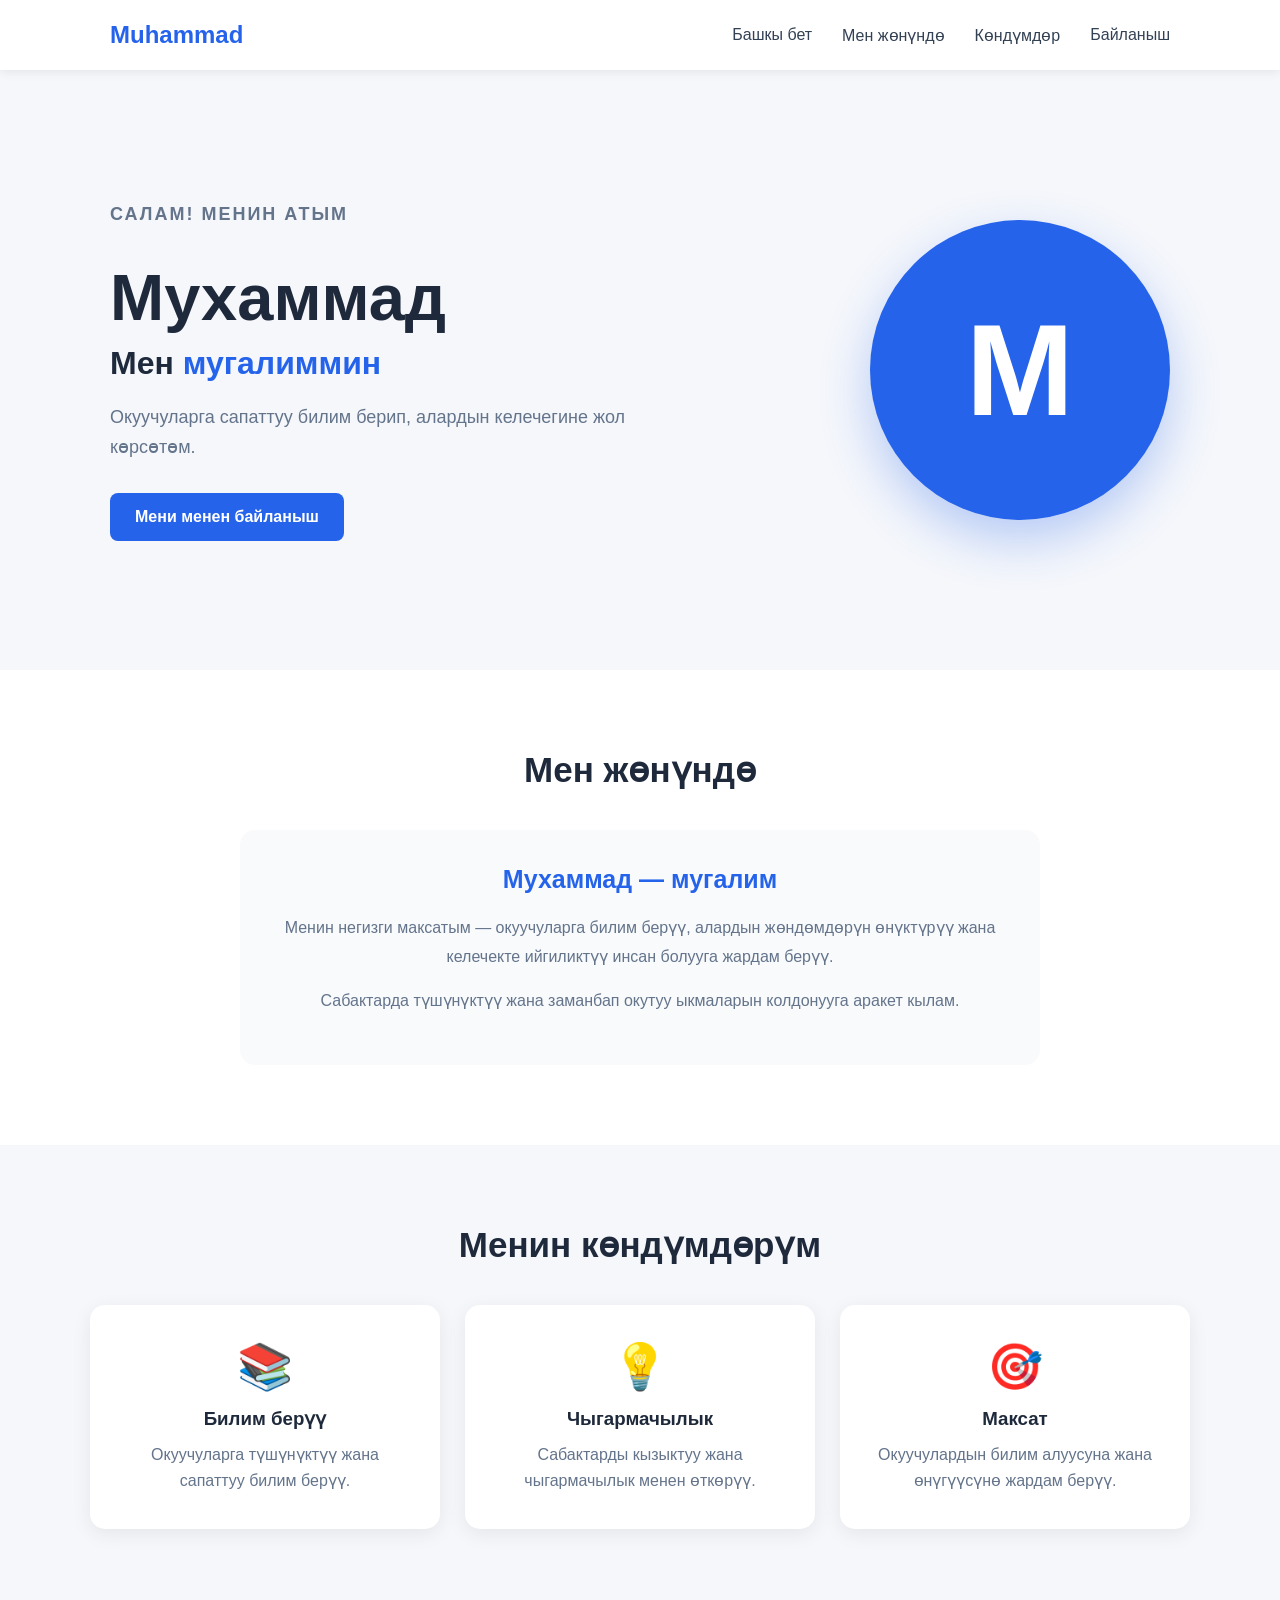
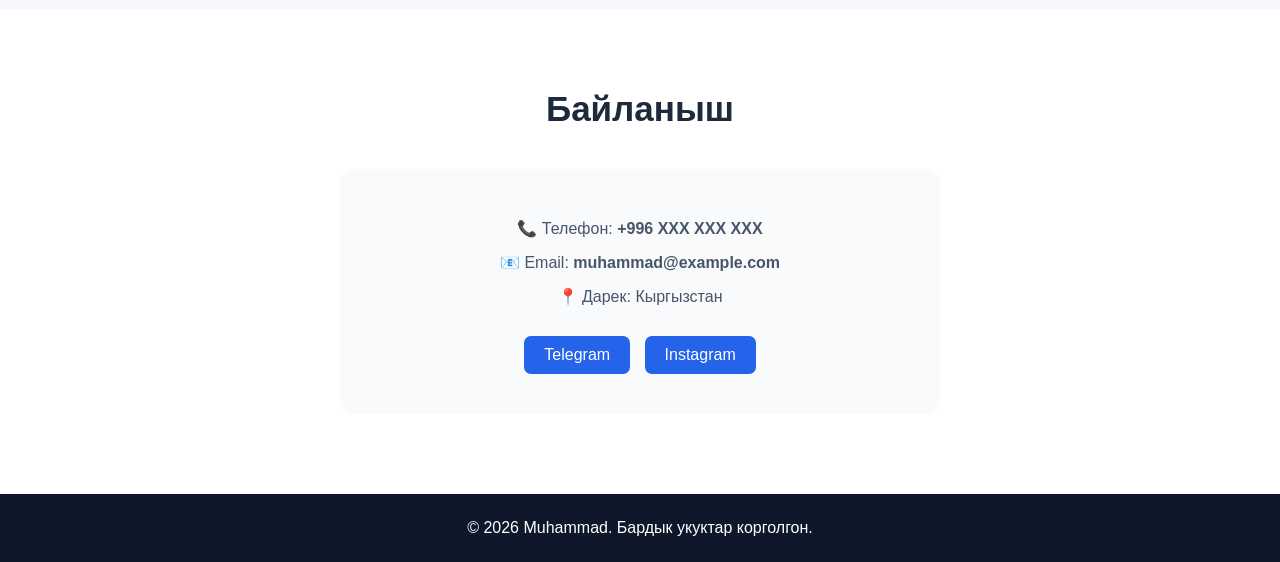
<file: визитка/index.html>
<!DOCTYPE html>
<html lang="ky">
<head>
    <meta charset="UTF-8">
    <meta name="viewport" content="width=device-width, initial-scale=1.0">
    <title>Мухаммад | Мугалим</title>
    <link rel="stylesheet" href="style.css">
</head>
<body>

    <header>
        <nav>
            <h2>Muhammad</h2>

            <ul>
                <li><a href="#home">Башкы бет</a></li>
                <li><a href="#about">Мен жөнүндө</a></li>
                <li><a href="#skills">Көндүмдөр</a></li>
                <li><a href="#contact">Байланыш</a></li>
            </ul>
        </nav>
    </header>

    <main>

        <!-- Башкы бет -->
        <section id="home" class="hero">
            <div class="hero-text">
                <p class="welcome">САЛАМ! МЕНИН АТЫМ</p>
                <h1>Мухаммад</h1>
                <h2>Мен <span>мугалиммин</span></h2>

                <p>
                    Окуучуларга сапаттуу билим берип,
                    алардын келечегине жол көрсөтөм.
                </p>

                <a href="#contact" class="btn">Мени менен байланыш</a>
            </div>

            <div class="profile">
                <div class="circle">
                    <span>М</span>
                </div>
            </div>
        </section>

        <!-- Мен жөнүндө -->
        <section id="about" class="about">
            <h2>Мен жөнүндө</h2>

            <div class="about-card">
                <h3>Мухаммад — мугалим</h3>

                <p>
                    Менин негизги максатым — окуучуларга билим берүү,
                    алардын жөндөмдөрүн өнүктүрүү жана келечекте
                    ийгиликтүү инсан болууга жардам берүү.
                </p>

                <p>
                    Сабактарда түшүнүктүү жана заманбап окутуу
                    ыкмаларын колдонууга аракет кылам.
                </p>
            </div>
        </section>

        <!-- Көндүмдөр -->
        <section id="skills" class="skills">
            <h2>Менин көндүмдөрүм</h2>

            <div class="cards">

                <div class="card">
                    <div class="icon">📚</div>
                    <h3>Билим берүү</h3>
                    <p>Окуучуларга түшүнүктүү жана сапаттуу билим берүү.</p>
                </div>

                <div class="card">
                    <div class="icon">💡</div>
                    <h3>Чыгармачылык</h3>
                    <p>Сабактарды кызыктуу жана чыгармачылык менен өткөрүү.</p>
                </div>

                <div class="card">
                    <div class="icon">🎯</div>
                    <h3>Максат</h3>
                    <p>Окуучулардын билим алуусуна жана өнүгүүсүнө жардам берүү.</p>
                </div>

            </div>
        </section>

        <!-- Байланыш -->
        <section id="contact" class="contact">
            <h2>Байланыш</h2>

            <div class="contact-box">
                <p>📞 Телефон: <strong>+996 XXX XXX XXX</strong></p>
                <p>📧 Email: <strong>muhammad@example.com</strong></p>
                <p>📍 Дарек: Кыргызстан</p>

                <div class="social">
                    <a href="#">Telegram</a>
                    <a href="#">Instagram</a>
                </div>
            </div>
        </section>

    </main>

    <footer>
        <p>© 2026 Muhammad. Бардык укуктар корголгон.</p>
    </footer>

</body>
</html>
</file>
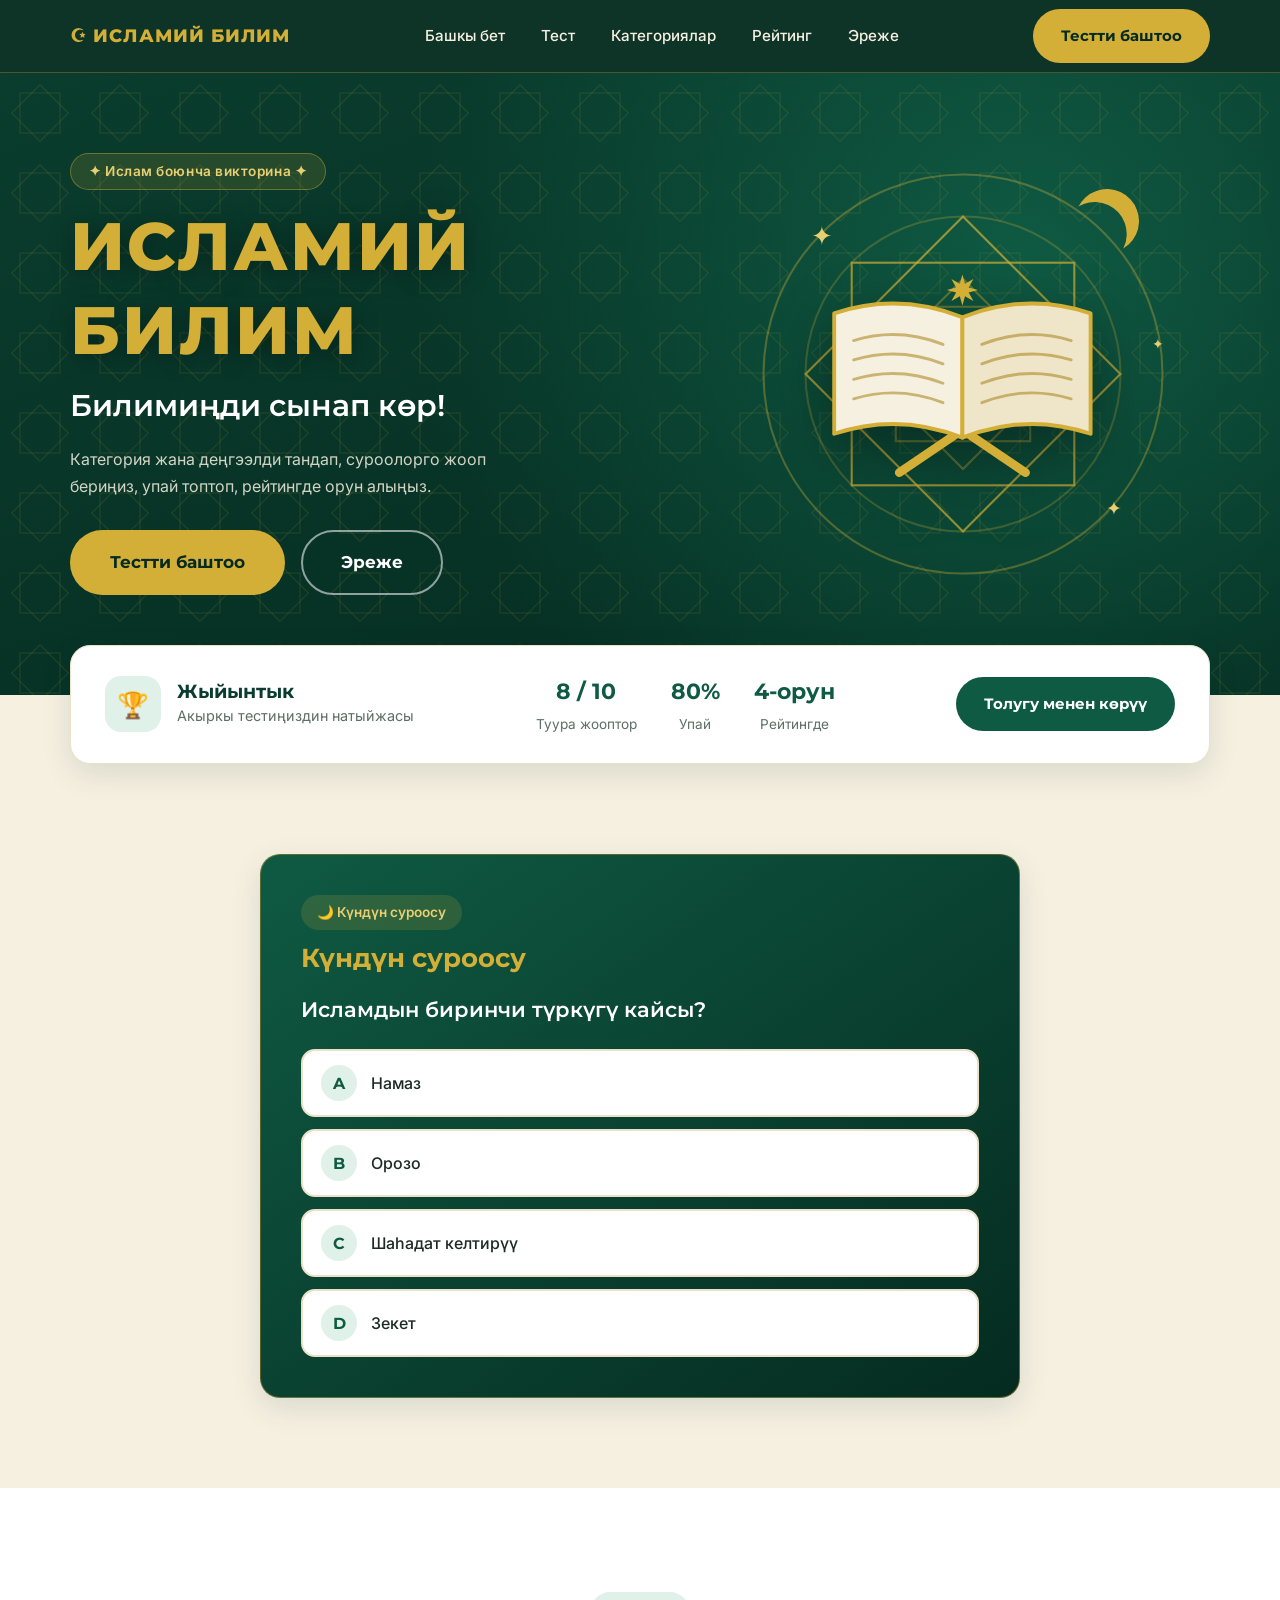
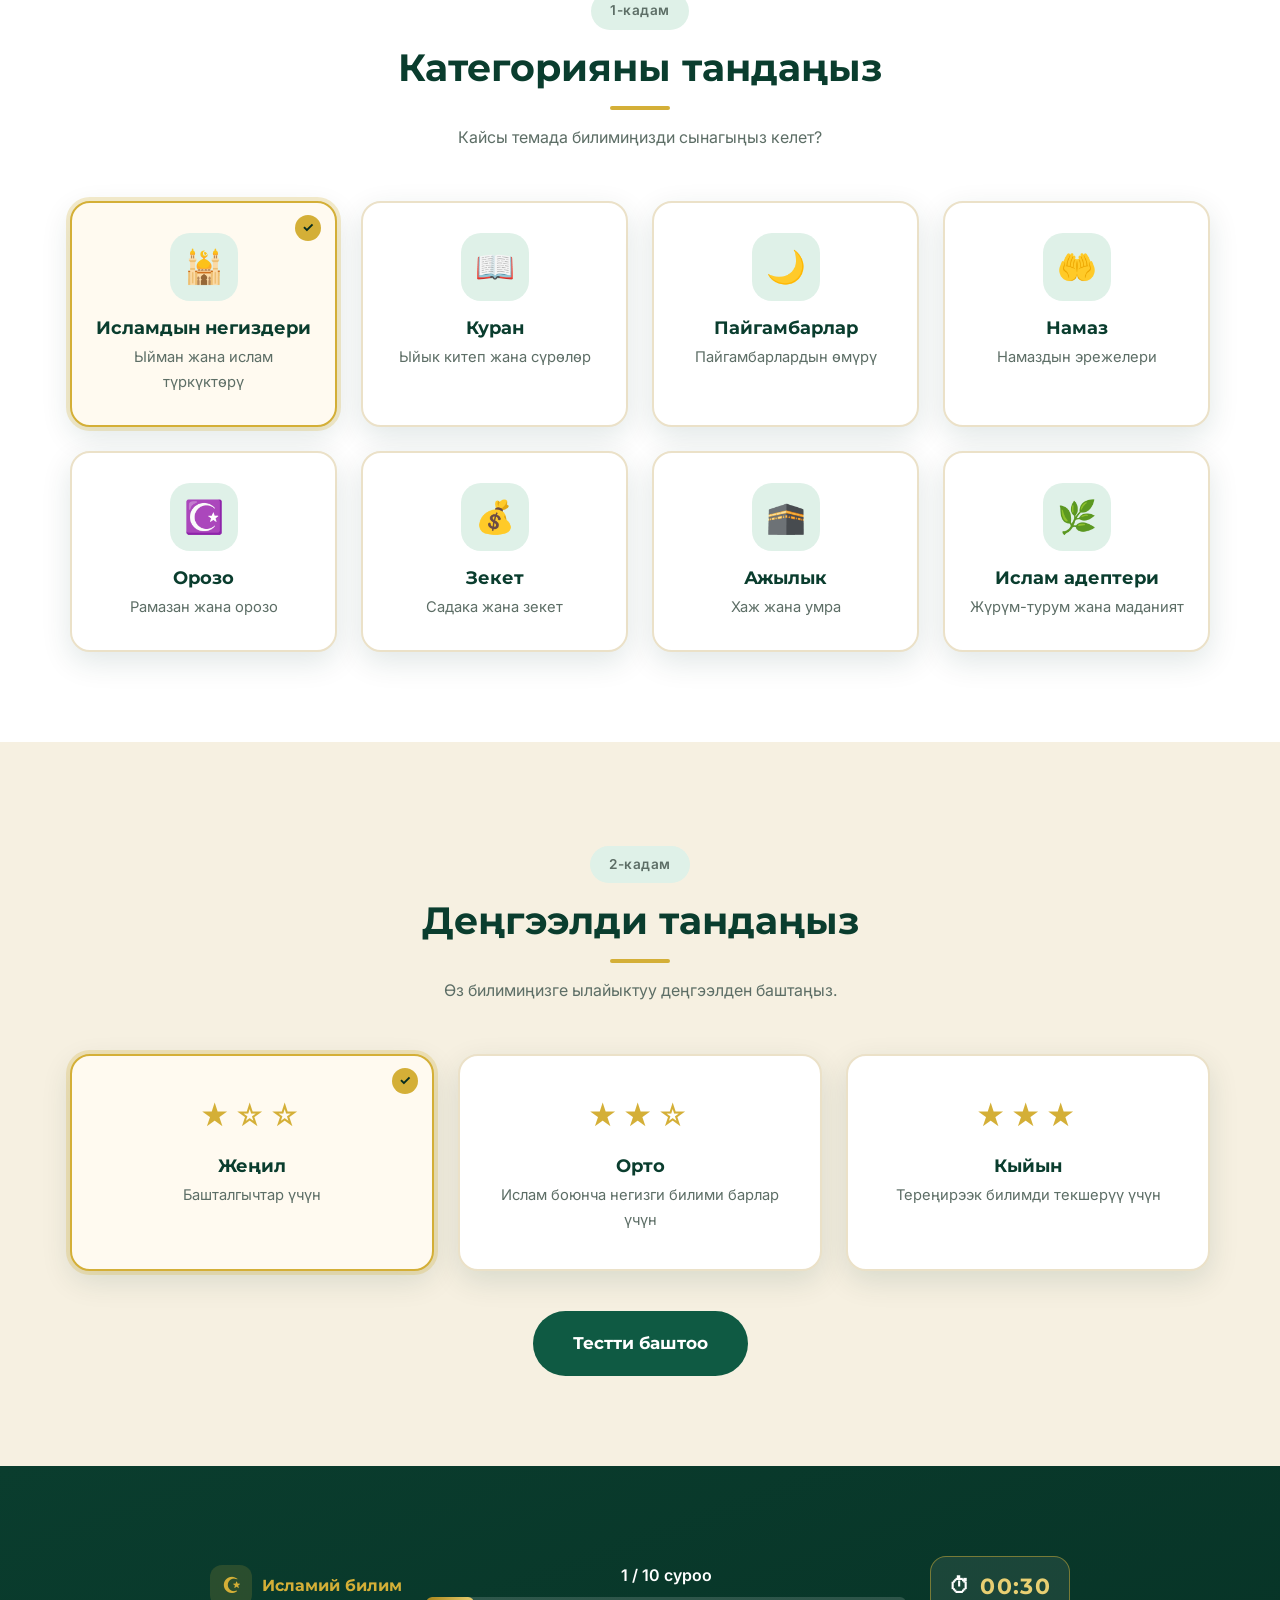
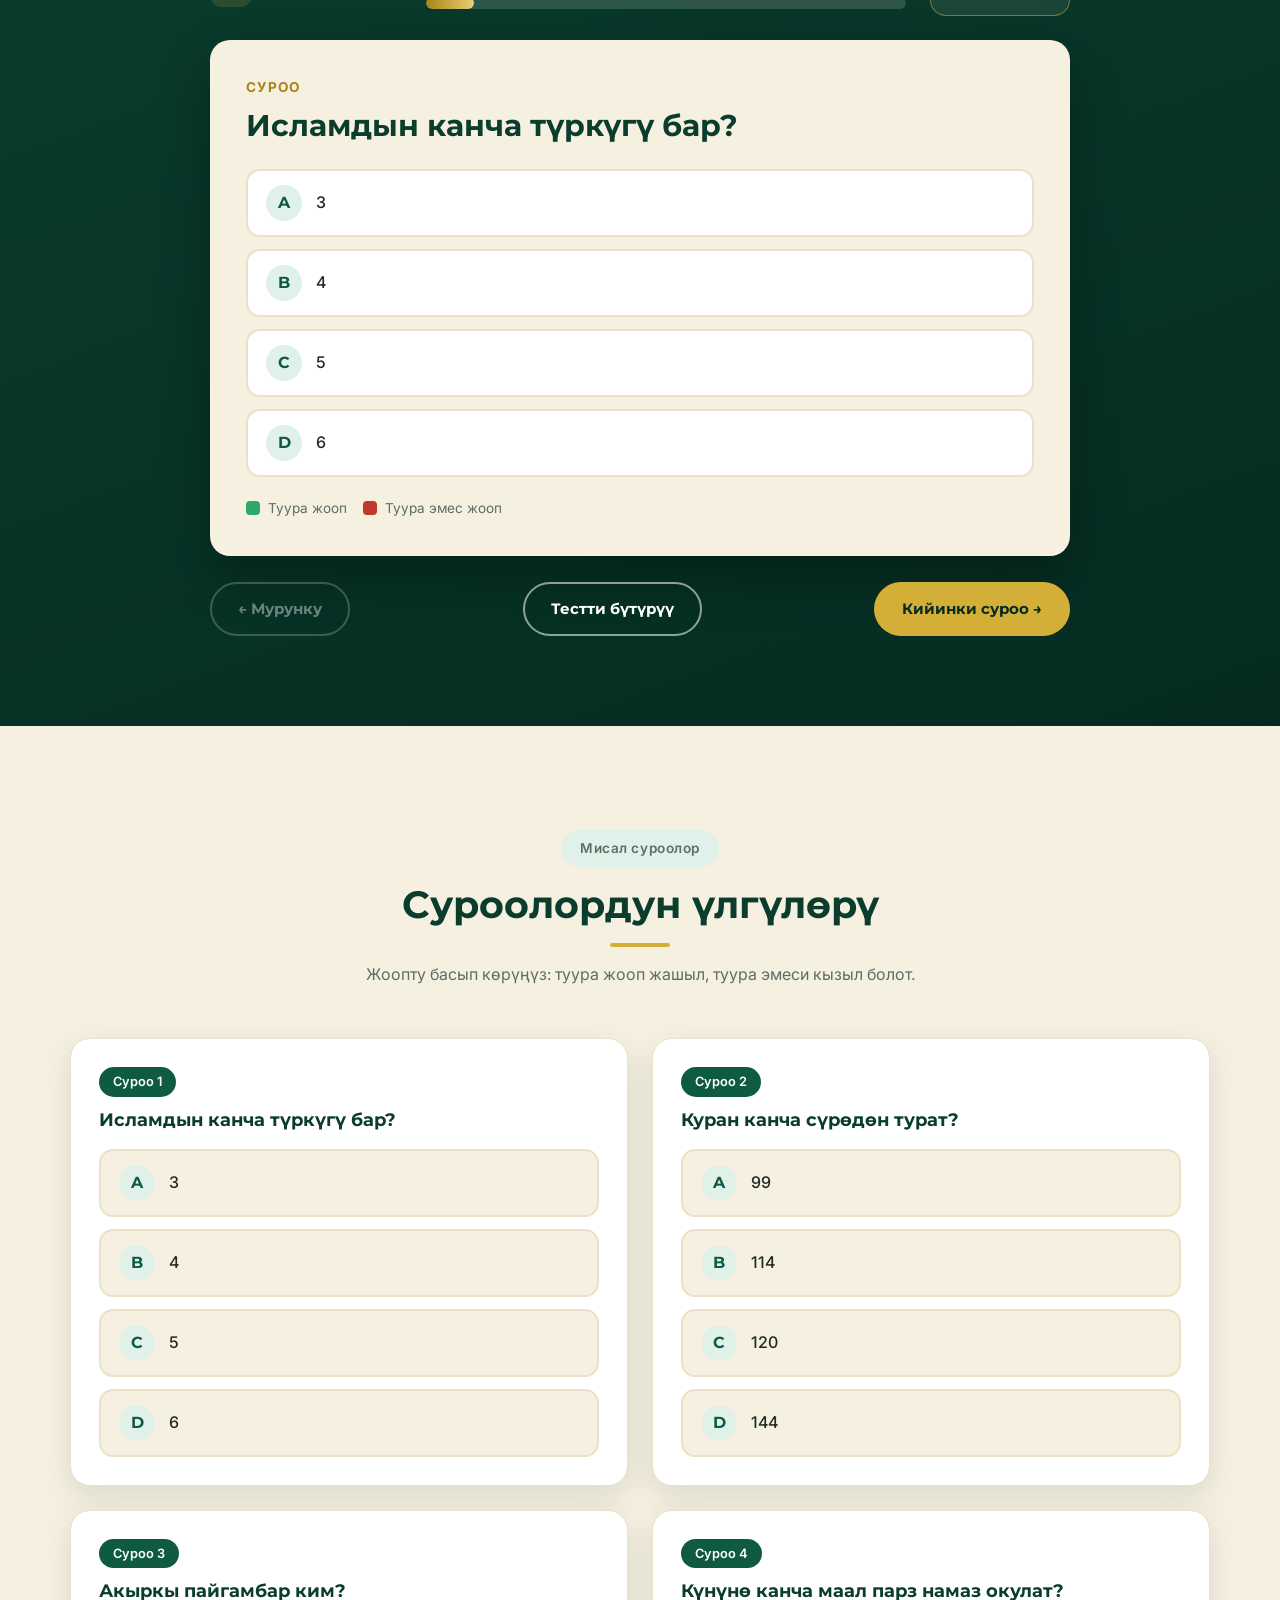
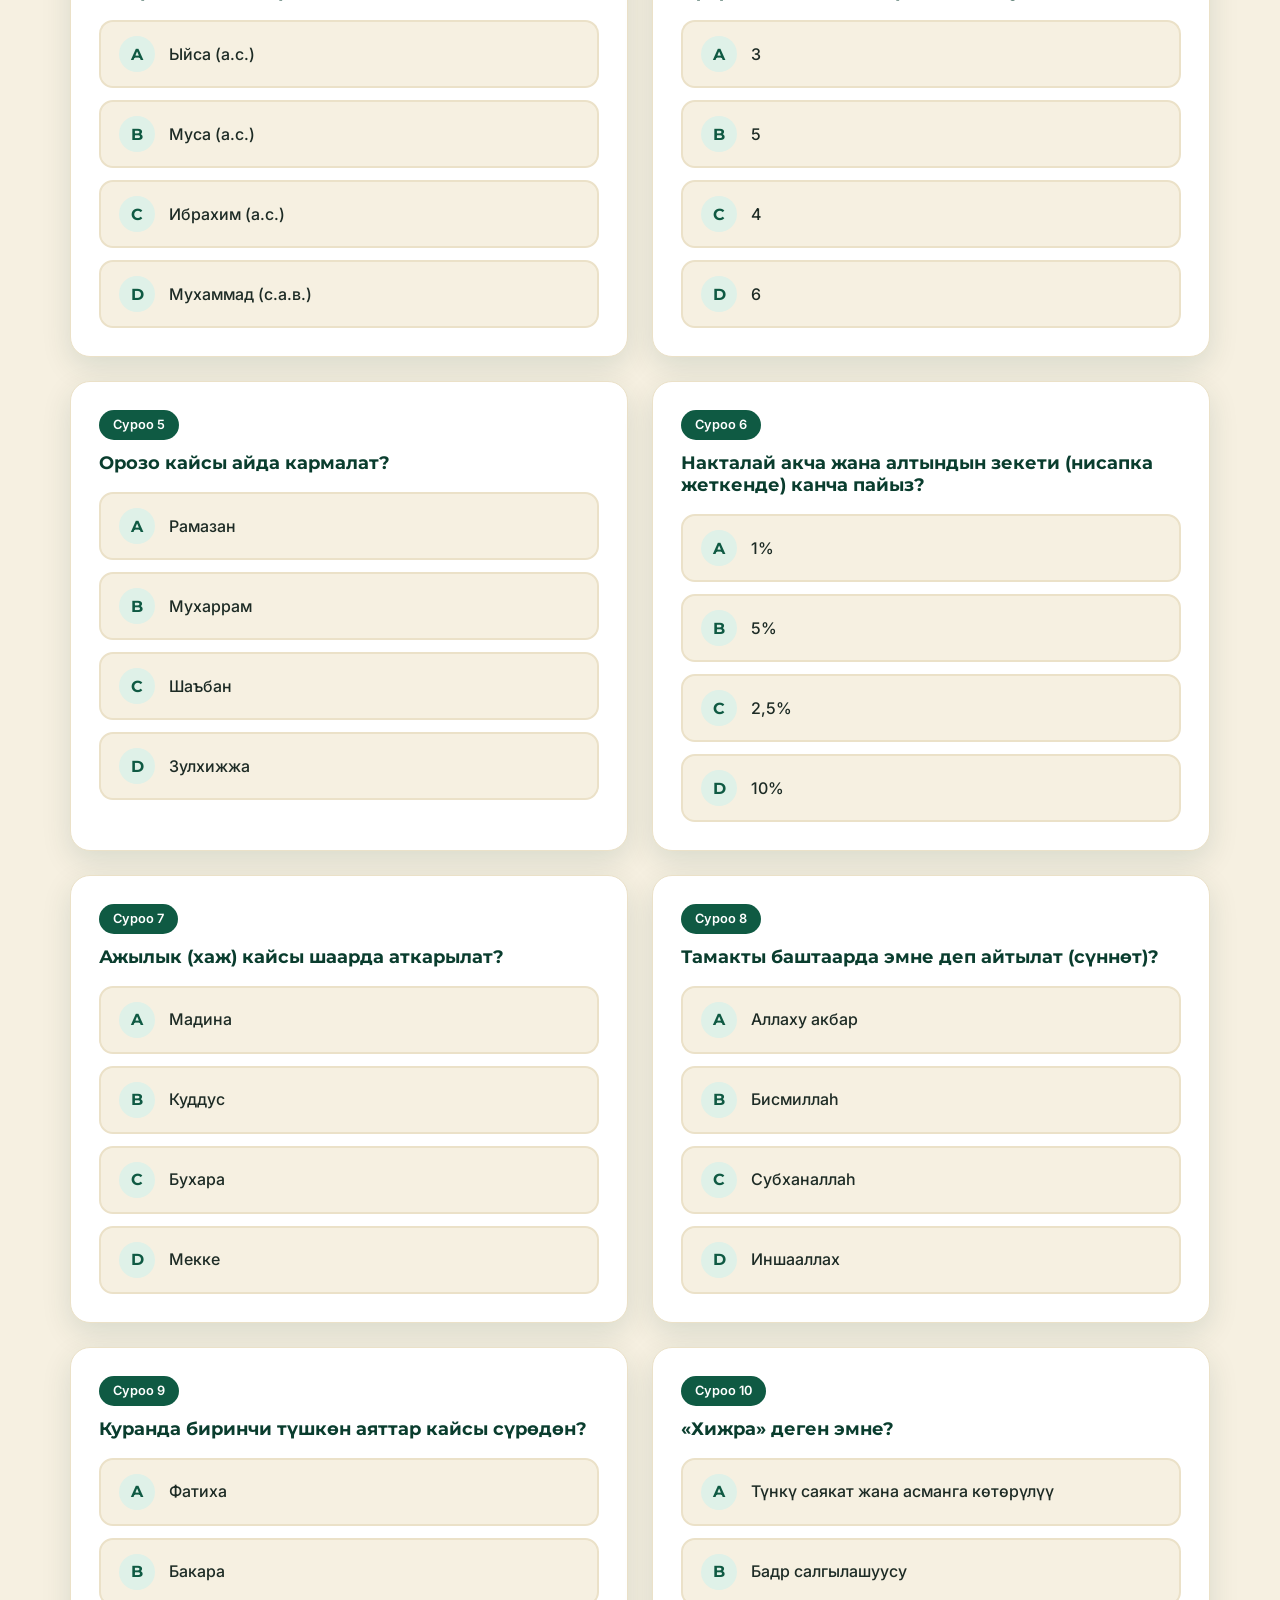
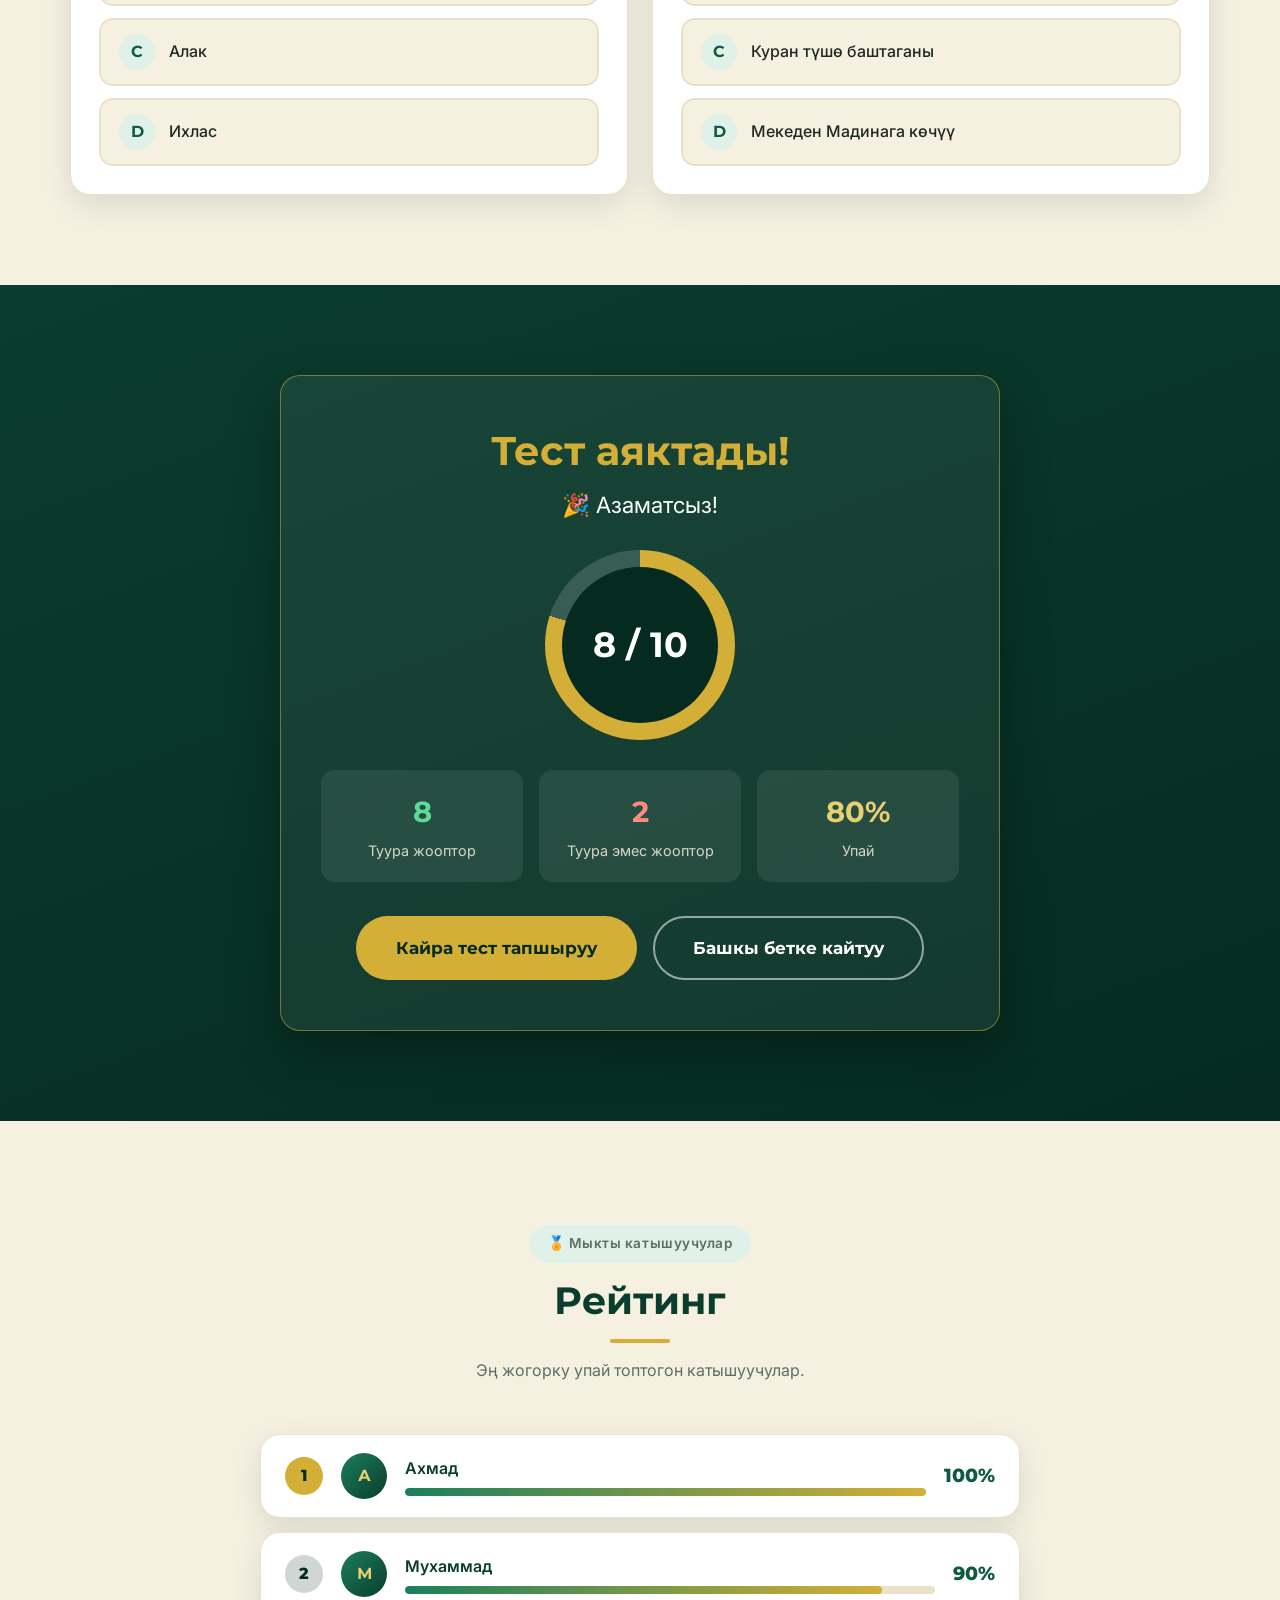
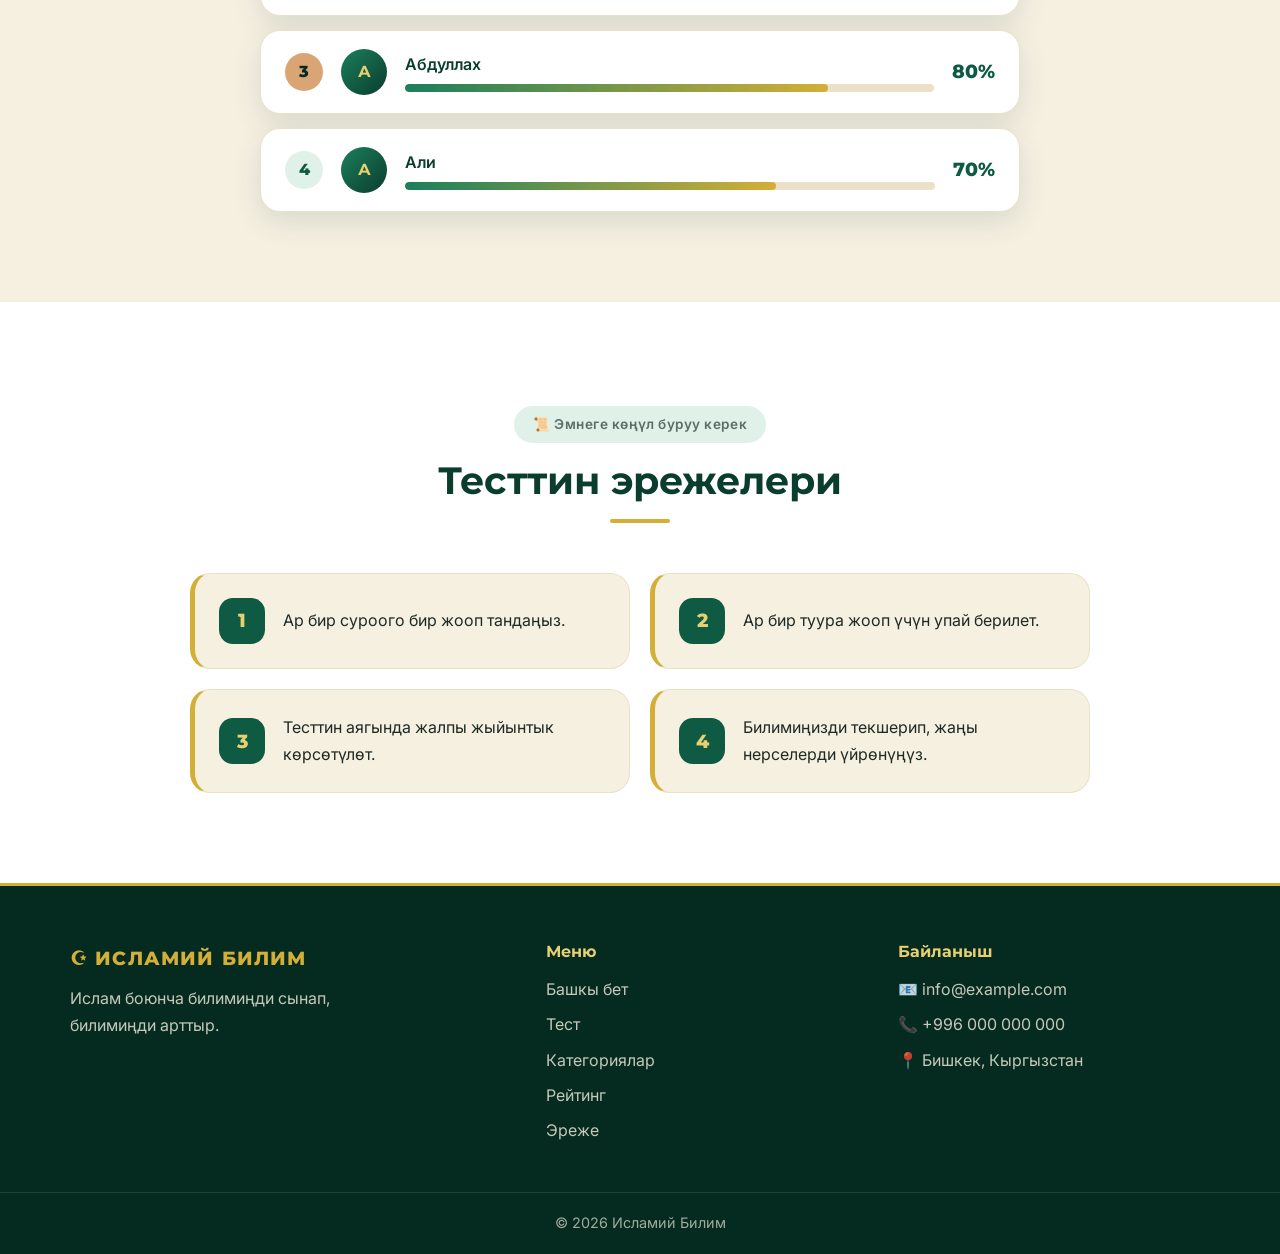
<file: Исламий оюндар/index.html>
<!DOCTYPE html>
<html lang="ky">
<head>
  <meta charset="UTF-8">
  <meta name="viewport" content="width=device-width, initial-scale=1.0">
  <meta name="description" content="Исламий Билим — ислам боюнча билимиңди сынап, билимиңди арттыр.">
  <title>Исламий Билим — Билимиңди сынап көр!</title>

  <!-- Шрифттер: Montserrat/Inter (кирилл тамгаларын колдойт), Amiri (араб жазуусу үчүн) -->
  <link rel="preconnect" href="https://fonts.googleapis.com">
  <link rel="preconnect" href="https://fonts.gstatic.com" crossorigin>
  <link href="https://fonts.googleapis.com/css2?family=Amiri:wght@700&family=Inter:wght@400;500;600&family=Montserrat:wght@500;600;700;800&display=swap" rel="stylesheet">

  <link rel="stylesheet" href="style.css">
</head>
<body>

  <!-- ===================== HEADER ===================== -->
  <header class="site-header">
    <div class="container header-inner">
      <a href="#home" class="brand">☪ ИСЛАМИЙ БИЛИМ</a>

      <!-- Мобилдик меню (JavaScript'сиз): checkbox + label -->
      <input type="checkbox" id="nav-toggle" class="nav-toggle">
      <label for="nav-toggle" class="burger" aria-label="Менюну ачуу">
        <span></span><span></span><span></span>
      </label>

      <nav class="main-nav" aria-label="Башкы меню">
        <ul>
          <li><a href="#home">Башкы бет</a></li>
          <li><a href="#test">Тест</a></li>
          <li><a href="#categories">Категориялар</a></li>
          <li><a href="#rating">Рейтинг</a></li>
          <li><a href="#rules">Эреже</a></li>
          <li class="nav-cta-mobile"><a href="#test" class="btn btn-gold">Тестти баштоо</a></li>
        </ul>
      </nav>

      <a href="#test" class="btn btn-gold header-cta">Тестти баштоо</a>
    </div>
  </header>

  <main>

    <!-- ===================== 1. БАШКЫ БЕТ (HERO) ===================== -->
    <section id="home" class="hero">
      <div class="container hero-grid">

        <div class="hero-text">
          <p class="eyebrow">✦ Ислам боюнча викторина ✦</p>
          <h1>ИСЛАМИЙ БИЛИМ</h1>
          <p class="hero-subtitle">Билимиңди сынап көр!</p>
          <p class="hero-desc">Категория жана деңгээлди тандап, суроолорго жооп бериңиз, упай топтоп, рейтингде орун алыңыз.</p>

          <div class="btn-group">
            <a href="#categories" class="btn btn-gold btn-lg">Тестти баштоо</a>
            <a href="#rules" class="btn btn-outline-light btn-lg">Эреже</a>
          </div>
        </div>

        <!-- Декоративдик сүрөт: орнамент, ай, жылдыздар жана Куран китеби -->
        <div class="hero-art" aria-hidden="true">
          <svg class="hero-art__star" viewBox="0 0 400 400">
            <g fill="none" stroke="#d4af37" stroke-width="2">
              <circle cx="200" cy="200" r="190" opacity=".35"/>
              <circle cx="200" cy="200" r="150" opacity=".25"/>
              <rect x="94" y="94" width="212" height="212" opacity=".7"/>
              <rect x="94" y="94" width="212" height="212" transform="rotate(45 200 200)" opacity=".7"/>
              <rect x="136" y="136" width="128" height="128" opacity=".4"/>
              <rect x="136" y="136" width="128" height="128" transform="rotate(45 200 200)" opacity=".4"/>
            </g>
          </svg>

          <span class="hero-art__moon"></span>
          <span class="star star-1">✦</span>
          <span class="star star-2">✦</span>
          <span class="star star-3">✦</span>

          <!-- Куран китебинин символикалык сүрөтү -->
          <svg class="hero-art__quran" viewBox="0 0 320 240" role="img" aria-label="Куран китебинин символикалык сүрөтү">
            <path d="M95 222 L160 178 L225 222" fill="none" stroke="#d4af37" stroke-width="9" stroke-linecap="round" stroke-linejoin="round"/>
            <path d="M28 58 Q94 36 160 62 L160 186 Q94 160 28 182 Z" fill="#f6f0e1" stroke="#d4af37" stroke-width="4" stroke-linejoin="round"/>
            <path d="M292 58 Q226 36 160 62 L160 186 Q226 160 292 182 Z" fill="#efe5c9" stroke="#d4af37" stroke-width="4" stroke-linejoin="round"/>
            <g fill="none" stroke="#a98418" stroke-width="3" stroke-linecap="round" opacity=".55">
              <path d="M48 86 Q94 72 140 90"/>
              <path d="M48 106 Q94 92 140 110"/>
              <path d="M48 126 Q94 112 140 130"/>
              <path d="M48 146 Q94 132 140 150"/>
              <path d="M180 90 Q226 72 272 86"/>
              <path d="M180 110 Q226 92 272 106"/>
              <path d="M180 130 Q226 112 272 126"/>
              <path d="M180 150 Q226 132 272 146"/>
            </g>
            <polygon fill="#d4af37" points="176,34 166.47,36.68 171.31,45.31 162.68,40.47 160,50 157.32,40.47 148.69,45.31 153.53,36.68 144,34 153.53,31.32 148.69,22.69 157.32,27.53 160,18 162.68,27.53 171.31,22.69 166.47,31.32"/>
          </svg>
        </div>

      </div>
    </section>

    <!-- ===================== ЖЫЙЫНТЫК (кыска маалымат) ===================== -->
    <section class="summary" aria-labelledby="summary-title">
      <div class="container">
        <h2 id="summary-title" class="visually-hidden">Жыйынтык</h2>
        <div class="summary-card">
          <div class="summary-title">
            <span class="summary-icon">🏆</span>
            <div>
              <h3>Жыйынтык</h3>
              <p>Акыркы тестиңиздин натыйжасы</p>
            </div>
          </div>
          <ul class="summary-stats">
            <li><strong>8 / 10</strong><span>Туура жооптор</span></li>
            <li><strong>80%</strong><span>Упай</span></li>
            <li><strong>4-орун</strong><span>Рейтингде</span></li>
          </ul>
          <a href="#result" class="btn btn-green">Толугу менен көрүү</a>
        </div>
      </div>
    </section>

    <!-- ===================== 9. КҮНДҮН СУРООСУ ===================== -->
    <section id="daily" class="section">
      <div class="container">
        <article class="daily-card">
          <div class="daily-head">
            <span class="badge">🌙 Күндүн суроосу</span>
            <h2>Күндүн суроосу</h2>
          </div>
          <p class="daily-question">Исламдын биринчи түркүгү кайсы?</p>

          <div class="options">
            <div class="option">
              <input type="radio" name="daily" id="daily-a">
              <label for="daily-a" class="is-wrong"><span class="letter">A</span><span class="text">Намаз</span></label>
            </div>
            <div class="option">
              <input type="radio" name="daily" id="daily-b">
              <label for="daily-b" class="is-wrong"><span class="letter">B</span><span class="text">Орозо</span></label>
            </div>
            <div class="option">
              <input type="radio" name="daily" id="daily-c">
              <label for="daily-c" class="is-correct"><span class="letter">C</span><span class="text">Шаһадат келтирүү</span></label>
            </div>
            <div class="option">
              <input type="radio" name="daily" id="daily-d">
              <label for="daily-d" class="is-wrong"><span class="letter">D</span><span class="text">Зекет</span></label>
            </div>
          </div>
        </article>
      </div>
    </section>

    <!-- ===================== 3. КАТЕГОРИЯЛАР ===================== -->
    <section id="categories" class="section section-white">
      <div class="container">
        <header class="section-head">
          <p class="eyebrow eyebrow-dark">1-кадам</p>
          <h2>Категорияны тандаңыз</h2>
          <p>Кайсы темада билимиңизди сынагыңыз келет?</p>
        </header>

        <div class="grid grid-4">
          <article class="choice">
            <input type="radio" name="category" id="cat-1" checked>
            <label for="cat-1" class="choice-card">
              <span class="choice-icon">🕌</span>
              <h3>Исламдын негиздери</h3>
              <p>Ыйман жана ислам түркүктөрү</p>
            </label>
          </article>
          <article class="choice">
            <input type="radio" name="category" id="cat-2">
            <label for="cat-2" class="choice-card">
              <span class="choice-icon">📖</span>
              <h3>Куран</h3>
              <p>Ыйык китеп жана сүрөлөр</p>
            </label>
          </article>
          <article class="choice">
            <input type="radio" name="category" id="cat-3">
            <label for="cat-3" class="choice-card">
              <span class="choice-icon">🌙</span>
              <h3>Пайгамбарлар</h3>
              <p>Пайгамбарлардын өмүрү</p>
            </label>
          </article>
          <article class="choice">
            <input type="radio" name="category" id="cat-4">
            <label for="cat-4" class="choice-card">
              <span class="choice-icon">🤲</span>
              <h3>Намаз</h3>
              <p>Намаздын эрежелери</p>
            </label>
          </article>
          <article class="choice">
            <input type="radio" name="category" id="cat-5">
            <label for="cat-5" class="choice-card">
              <span class="choice-icon">☪️</span>
              <h3>Орозо</h3>
              <p>Рамазан жана орозо</p>
            </label>
          </article>
          <article class="choice">
            <input type="radio" name="category" id="cat-6">
            <label for="cat-6" class="choice-card">
              <span class="choice-icon">💰</span>
              <h3>Зекет</h3>
              <p>Садака жана зекет</p>
            </label>
          </article>
          <article class="choice">
            <input type="radio" name="category" id="cat-7">
            <label for="cat-7" class="choice-card">
              <span class="choice-icon">🕋</span>
              <h3>Ажылык</h3>
              <p>Хаж жана умра</p>
            </label>
          </article>
          <article class="choice">
            <input type="radio" name="category" id="cat-8">
            <label for="cat-8" class="choice-card">
              <span class="choice-icon">🌿</span>
              <h3>Ислам адептери</h3>
              <p>Жүрүм-турум жана маданият</p>
            </label>
          </article>
        </div>
      </div>
    </section>

    <!-- ===================== 4. ДЕҢГЭЭЛДЕР ===================== -->
    <section id="levels" class="section">
      <div class="container">
        <header class="section-head">
          <p class="eyebrow eyebrow-dark">2-кадам</p>
          <h2>Деңгээлди тандаңыз</h2>
          <p>Өз билимиңизге ылайыктуу деңгээлден баштаңыз.</p>
        </header>

        <div class="grid grid-3">
          <article class="choice">
            <input type="radio" name="level" id="level-1" checked>
            <label for="level-1" class="choice-card level-card">
              <span class="stars">★☆☆</span>
              <h3>Жеңил</h3>
              <p>Башталгычтар үчүн</p>
            </label>
          </article>
          <article class="choice">
            <input type="radio" name="level" id="level-2">
            <label for="level-2" class="choice-card level-card">
              <span class="stars">★★☆</span>
              <h3>Орто</h3>
              <p>Ислам боюнча негизги билими барлар үчүн</p>
            </label>
          </article>
          <article class="choice">
            <input type="radio" name="level" id="level-3">
            <label for="level-3" class="choice-card level-card">
              <span class="stars">★★★</span>
              <h3>Кыйын</h3>
              <p>Тереңирээк билимди текшерүү үчүн</p>
            </label>
          </article>
        </div>

        <div class="center-actions">
          <a href="#test" class="btn btn-green btn-lg">Тестти баштоо</a>
        </div>
      </div>
    </section>

    <!-- ===================== 2, 5, 6. ТЕСТ ИНТЕРФЕЙСИ ===================== -->
    <section id="test" class="section section-dark">
      <div class="container">

        <div class="test-wrap">

          <!-- Жогорку панель: логотип, суроонун номери, progress bar, таймер -->
          <div class="test-top">
            <div class="test-logo">
              <span class="test-logo-icon">☪</span>
              <span>Исламий билим</span>
            </div>

            <div class="test-progress">
              <p class="test-counter">1 / 10 суроо</p>
              <div class="progress" role="progressbar" aria-valuenow="10" aria-valuemin="0" aria-valuemax="100" aria-label="Тесттин өтүшү">
                <div class="progress-bar" style="--value: 10%;"></div>
              </div>
            </div>

            <div class="timer" aria-label="Таймер">
              <span class="timer-icon">⏱</span>
              <span class="timer-time">00:30</span>
            </div>
          </div>

          <!-- Суроо card -->
          <article class="question-card">
            <p class="question-label">Суроо</p>
            <h2 class="question-text">Исламдын канча түркүгү бар?</h2>

            <div class="options">
              <div class="option">
                <input type="radio" name="test-q1" id="t1-a">
                <label for="t1-a" class="is-wrong"><span class="letter">A</span><span class="text">3</span></label>
              </div>
              <div class="option">
                <input type="radio" name="test-q1" id="t1-b">
                <label for="t1-b" class="is-wrong"><span class="letter">B</span><span class="text">4</span></label>
              </div>
              <div class="option">
                <input type="radio" name="test-q1" id="t1-c">
                <label for="t1-c" class="is-correct"><span class="letter">C</span><span class="text">5</span></label>
              </div>
              <div class="option">
                <input type="radio" name="test-q1" id="t1-d">
                <label for="t1-d" class="is-wrong"><span class="letter">D</span><span class="text">6</span></label>
              </div>
            </div>

            <p class="legend">
              <span class="legend-item legend-ok">Туура жооп</span>
              <span class="legend-item legend-bad">Туура эмес жооп</span>
            </p>
          </article>

          <!-- Төмөнкү кнопкалар -->
          <div class="test-actions">
            <a href="#test" class="btn btn-outline-light is-disabled" aria-disabled="true">← Мурунку</a>
            <a href="#result" class="btn btn-outline-light">Тестти бүтүрүү</a>
            <a href="#test" class="btn btn-gold">Кийинки суроо →</a>
          </div>

        </div>
      </div>
    </section>

    <!-- ===================== МИСАЛ СУРООЛОР (10 card) ===================== -->
    <section id="questions" class="section">
      <div class="container">
        <header class="section-head">
          <p class="eyebrow eyebrow-dark">Мисал суроолор</p>
          <h2>Суроолордун үлгүлөрү</h2>
          <p>Жоопту басып көрүңүз: туура жооп жашыл, туура эмеси кызыл болот.</p>
        </header>

        <div class="grid grid-2">

          <article class="q-card">
            <span class="q-number">Суроо 1</span>
            <h3>Исламдын канча түркүгү бар?</h3>
            <div class="options">
              <div class="option"><input type="radio" name="q1" id="q1-a"><label for="q1-a" class="is-wrong"><span class="letter">A</span><span class="text">3</span></label></div>
              <div class="option"><input type="radio" name="q1" id="q1-b"><label for="q1-b" class="is-wrong"><span class="letter">B</span><span class="text">4</span></label></div>
              <div class="option"><input type="radio" name="q1" id="q1-c"><label for="q1-c" class="is-correct"><span class="letter">C</span><span class="text">5</span></label></div>
              <div class="option"><input type="radio" name="q1" id="q1-d"><label for="q1-d" class="is-wrong"><span class="letter">D</span><span class="text">6</span></label></div>
            </div>
          </article>

          <article class="q-card">
            <span class="q-number">Суроо 2</span>
            <h3>Куран канча сүрөдөн турат?</h3>
            <div class="options">
              <div class="option"><input type="radio" name="q2" id="q2-a"><label for="q2-a" class="is-wrong"><span class="letter">A</span><span class="text">99</span></label></div>
              <div class="option"><input type="radio" name="q2" id="q2-b"><label for="q2-b" class="is-correct"><span class="letter">B</span><span class="text">114</span></label></div>
              <div class="option"><input type="radio" name="q2" id="q2-c"><label for="q2-c" class="is-wrong"><span class="letter">C</span><span class="text">120</span></label></div>
              <div class="option"><input type="radio" name="q2" id="q2-d"><label for="q2-d" class="is-wrong"><span class="letter">D</span><span class="text">144</span></label></div>
            </div>
          </article>

          <article class="q-card">
            <span class="q-number">Суроо 3</span>
            <h3>Акыркы пайгамбар ким?</h3>
            <div class="options">
              <div class="option"><input type="radio" name="q3" id="q3-a"><label for="q3-a" class="is-wrong"><span class="letter">A</span><span class="text">Ыйса (а.с.)</span></label></div>
              <div class="option"><input type="radio" name="q3" id="q3-b"><label for="q3-b" class="is-wrong"><span class="letter">B</span><span class="text">Муса (а.с.)</span></label></div>
              <div class="option"><input type="radio" name="q3" id="q3-c"><label for="q3-c" class="is-wrong"><span class="letter">C</span><span class="text">Ибрахим (а.с.)</span></label></div>
              <div class="option"><input type="radio" name="q3" id="q3-d"><label for="q3-d" class="is-correct"><span class="letter">D</span><span class="text">Мухаммад (с.а.в.)</span></label></div>
            </div>
          </article>

          <article class="q-card">
            <span class="q-number">Суроо 4</span>
            <h3>Күнүнө канча маал парз намаз окулат?</h3>
            <div class="options">
              <div class="option"><input type="radio" name="q4" id="q4-a"><label for="q4-a" class="is-wrong"><span class="letter">A</span><span class="text">3</span></label></div>
              <div class="option"><input type="radio" name="q4" id="q4-b"><label for="q4-b" class="is-correct"><span class="letter">B</span><span class="text">5</span></label></div>
              <div class="option"><input type="radio" name="q4" id="q4-c"><label for="q4-c" class="is-wrong"><span class="letter">C</span><span class="text">4</span></label></div>
              <div class="option"><input type="radio" name="q4" id="q4-d"><label for="q4-d" class="is-wrong"><span class="letter">D</span><span class="text">6</span></label></div>
            </div>
          </article>

          <article class="q-card">
            <span class="q-number">Суроо 5</span>
            <h3>Орозо кайсы айда кармалат?</h3>
            <div class="options">
              <div class="option"><input type="radio" name="q5" id="q5-a"><label for="q5-a" class="is-correct"><span class="letter">A</span><span class="text">Рамазан</span></label></div>
              <div class="option"><input type="radio" name="q5" id="q5-b"><label for="q5-b" class="is-wrong"><span class="letter">B</span><span class="text">Мухаррам</span></label></div>
              <div class="option"><input type="radio" name="q5" id="q5-c"><label for="q5-c" class="is-wrong"><span class="letter">C</span><span class="text">Шаъбан</span></label></div>
              <div class="option"><input type="radio" name="q5" id="q5-d"><label for="q5-d" class="is-wrong"><span class="letter">D</span><span class="text">Зулхижжа</span></label></div>
            </div>
          </article>

          <article class="q-card">
            <span class="q-number">Суроо 6</span>
            <h3>Накталай акча жана алтындын зекети (нисапка жеткенде) канча пайыз?</h3>
            <div class="options">
              <div class="option"><input type="radio" name="q6" id="q6-a"><label for="q6-a" class="is-wrong"><span class="letter">A</span><span class="text">1%</span></label></div>
              <div class="option"><input type="radio" name="q6" id="q6-b"><label for="q6-b" class="is-wrong"><span class="letter">B</span><span class="text">5%</span></label></div>
              <div class="option"><input type="radio" name="q6" id="q6-c"><label for="q6-c" class="is-correct"><span class="letter">C</span><span class="text">2,5%</span></label></div>
              <div class="option"><input type="radio" name="q6" id="q6-d"><label for="q6-d" class="is-wrong"><span class="letter">D</span><span class="text">10%</span></label></div>
            </div>
          </article>

          <article class="q-card">
            <span class="q-number">Суроо 7</span>
            <h3>Ажылык (хаж) кайсы шаарда аткарылат?</h3>
            <div class="options">
              <div class="option"><input type="radio" name="q7" id="q7-a"><label for="q7-a" class="is-wrong"><span class="letter">A</span><span class="text">Мадина</span></label></div>
              <div class="option"><input type="radio" name="q7" id="q7-b"><label for="q7-b" class="is-wrong"><span class="letter">B</span><span class="text">Куддус</span></label></div>
              <div class="option"><input type="radio" name="q7" id="q7-c"><label for="q7-c" class="is-wrong"><span class="letter">C</span><span class="text">Бухара</span></label></div>
              <div class="option"><input type="radio" name="q7" id="q7-d"><label for="q7-d" class="is-correct"><span class="letter">D</span><span class="text">Мекке</span></label></div>
            </div>
          </article>

          <article class="q-card">
            <span class="q-number">Суроо 8</span>
            <h3>Тамакты баштаарда эмне деп айтылат (сүннөт)?</h3>
            <div class="options">
              <div class="option"><input type="radio" name="q8" id="q8-a"><label for="q8-a" class="is-wrong"><span class="letter">A</span><span class="text">Аллаху акбар</span></label></div>
              <div class="option"><input type="radio" name="q8" id="q8-b"><label for="q8-b" class="is-correct"><span class="letter">B</span><span class="text">Бисмиллаһ</span></label></div>
              <div class="option"><input type="radio" name="q8" id="q8-c"><label for="q8-c" class="is-wrong"><span class="letter">C</span><span class="text">Субханаллаһ</span></label></div>
              <div class="option"><input type="radio" name="q8" id="q8-d"><label for="q8-d" class="is-wrong"><span class="letter">D</span><span class="text">Иншааллах</span></label></div>
            </div>
          </article>

          <article class="q-card">
            <span class="q-number">Суроо 9</span>
            <h3>Куранда биринчи түшкөн аяттар кайсы сүрөдөн?</h3>
            <div class="options">
              <div class="option"><input type="radio" name="q9" id="q9-a"><label for="q9-a" class="is-wrong"><span class="letter">A</span><span class="text">Фатиха</span></label></div>
              <div class="option"><input type="radio" name="q9" id="q9-b"><label for="q9-b" class="is-wrong"><span class="letter">B</span><span class="text">Бакара</span></label></div>
              <div class="option"><input type="radio" name="q9" id="q9-c"><label for="q9-c" class="is-correct"><span class="letter">C</span><span class="text">Алак</span></label></div>
              <div class="option"><input type="radio" name="q9" id="q9-d"><label for="q9-d" class="is-wrong"><span class="letter">D</span><span class="text">Ихлас</span></label></div>
            </div>
          </article>

          <article class="q-card">
            <span class="q-number">Суроо 10</span>
            <h3>«Хижра» деген эмне?</h3>
            <div class="options">
              <div class="option"><input type="radio" name="q10" id="q10-a"><label for="q10-a" class="is-wrong"><span class="letter">A</span><span class="text">Түнкү саякат жана асманга көтөрүлүү</span></label></div>
              <div class="option"><input type="radio" name="q10" id="q10-b"><label for="q10-b" class="is-wrong"><span class="letter">B</span><span class="text">Бадр салгылашуусу</span></label></div>
              <div class="option"><input type="radio" name="q10" id="q10-c"><label for="q10-c" class="is-wrong"><span class="letter">C</span><span class="text">Куран түшө баштаганы</span></label></div>
              <div class="option"><input type="radio" name="q10" id="q10-d"><label for="q10-d" class="is-correct"><span class="letter">D</span><span class="text">Мекеден Мадинага көчүү</span></label></div>
            </div>
          </article>

        </div>
      </div>
    </section>

    <!-- ===================== 7. ЖЫЙЫНТЫК ===================== -->
    <section id="result" class="section section-dark">
      <div class="container">
        <article class="result-card">
          <h2>Тест аяктады!</h2>
          <p class="result-message">🎉 Азаматсыз!</p>

          <div class="score-ring" style="--score: 80%;">
            <div class="score-ring-inner">
              <strong>8 / 10</strong>
            </div>
          </div>

          <ul class="result-stats">
            <li class="stat-ok"><strong>8</strong><span>Туура жооптор</span></li>
            <li class="stat-bad"><strong>2</strong><span>Туура эмес жооптор</span></li>
            <li class="stat-score"><strong>80%</strong><span>Упай</span></li>
          </ul>

          <div class="btn-group btn-group-center">
            <a href="#categories" class="btn btn-gold btn-lg">Кайра тест тапшыруу</a>
            <a href="#home" class="btn btn-outline-light btn-lg">Башкы бетке кайтуу</a>
          </div>
        </article>
      </div>
    </section>

    <!-- ===================== 8. РЕЙТИНГ ===================== -->
    <section id="rating" class="section">
      <div class="container">
        <header class="section-head">
          <p class="eyebrow eyebrow-dark">🏅 Мыкты катышуучулар</p>
          <h2>Рейтинг</h2>
          <p>Эң жогорку упай топтогон катышуучулар.</p>
        </header>

        <ol class="rating-list">
          <li class="rating-item">
            <span class="rank">1</span>
            <span class="avatar">А</span>
            <div class="rating-info">
              <span class="rating-name">Ахмад</span>
              <div class="rating-bar"><div style="--value: 100%;"></div></div>
            </div>
            <span class="rating-score">100%</span>
          </li>
          <li class="rating-item">
            <span class="rank">2</span>
            <span class="avatar">М</span>
            <div class="rating-info">
              <span class="rating-name">Мухаммад</span>
              <div class="rating-bar"><div style="--value: 90%;"></div></div>
            </div>
            <span class="rating-score">90%</span>
          </li>
          <li class="rating-item">
            <span class="rank">3</span>
            <span class="avatar">А</span>
            <div class="rating-info">
              <span class="rating-name">Абдуллах</span>
              <div class="rating-bar"><div style="--value: 80%;"></div></div>
            </div>
            <span class="rating-score">80%</span>
          </li>
          <li class="rating-item">
            <span class="rank">4</span>
            <span class="avatar">А</span>
            <div class="rating-info">
              <span class="rating-name">Али</span>
              <div class="rating-bar"><div style="--value: 70%;"></div></div>
            </div>
            <span class="rating-score">70%</span>
          </li>
        </ol>
      </div>
    </section>

    <!-- ===================== 10. ЭРЕЖЕЛЕР ===================== -->
    <section id="rules" class="section section-white">
      <div class="container">
        <header class="section-head">
          <p class="eyebrow eyebrow-dark">📜 Эмнеге көңүл буруу керек</p>
          <h2>Тесттин эрежелери</h2>
        </header>

        <ol class="rules-list">
          <li class="rule-card"><span class="rule-number">1</span><p>Ар бир суроого бир жооп тандаңыз.</p></li>
          <li class="rule-card"><span class="rule-number">2</span><p>Ар бир туура жооп үчүн упай берилет.</p></li>
          <li class="rule-card"><span class="rule-number">3</span><p>Тесттин аягында жалпы жыйынтык көрсөтүлөт.</p></li>
          <li class="rule-card"><span class="rule-number">4</span><p>Билимиңизди текшерип, жаңы нерселерди үйрөнүңүз.</p></li>
        </ol>
      </div>
    </section>

  </main>

  <!-- ===================== FOOTER ===================== -->
  <footer class="site-footer">
    <div class="container footer-grid">

      <div class="footer-about">
        <p class="footer-brand">☪ ИСЛАМИЙ БИЛИМ</p>
        <p>Ислам боюнча билимиңди сынап, билимиңди арттыр.</p>
      </div>

      <nav class="footer-menu" aria-label="Footer меню">
        <h3>Меню</h3>
        <ul>
          <li><a href="#home">Башкы бет</a></li>
          <li><a href="#test">Тест</a></li>
          <li><a href="#categories">Категориялар</a></li>
          <li><a href="#rating">Рейтинг</a></li>
          <li><a href="#rules">Эреже</a></li>
        </ul>
      </nav>

      <div class="footer-contact">
        <h3>Байланыш</h3>
        <ul>
          <li>📧 info@example.com</li>
          <li>📞 +996 000 000 000</li>
          <li>📍 Бишкек, Кыргызстан</li>
        </ul>
      </div>

    </div>
    <div class="footer-bottom">
      <p>© 2026 Исламий Билим</p>
    </div>
  </footer>

</body>
</html>
</file>
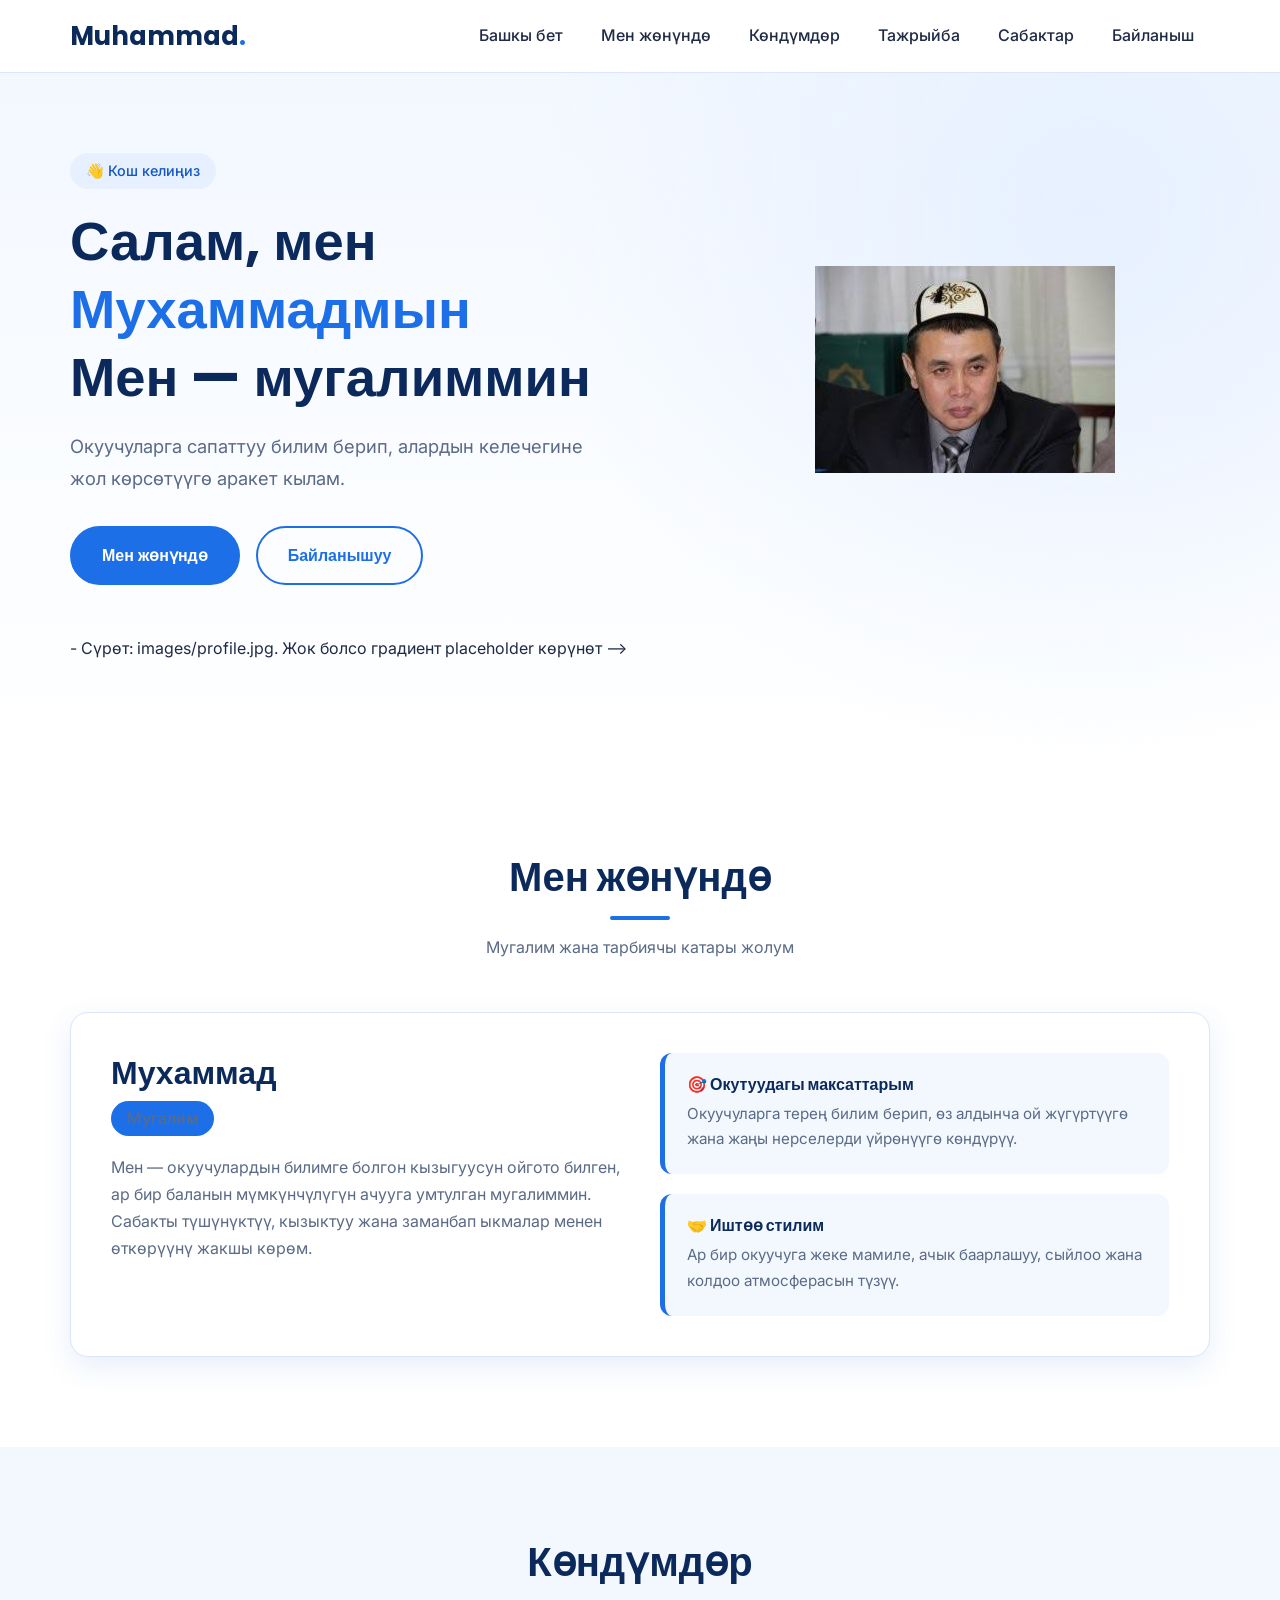
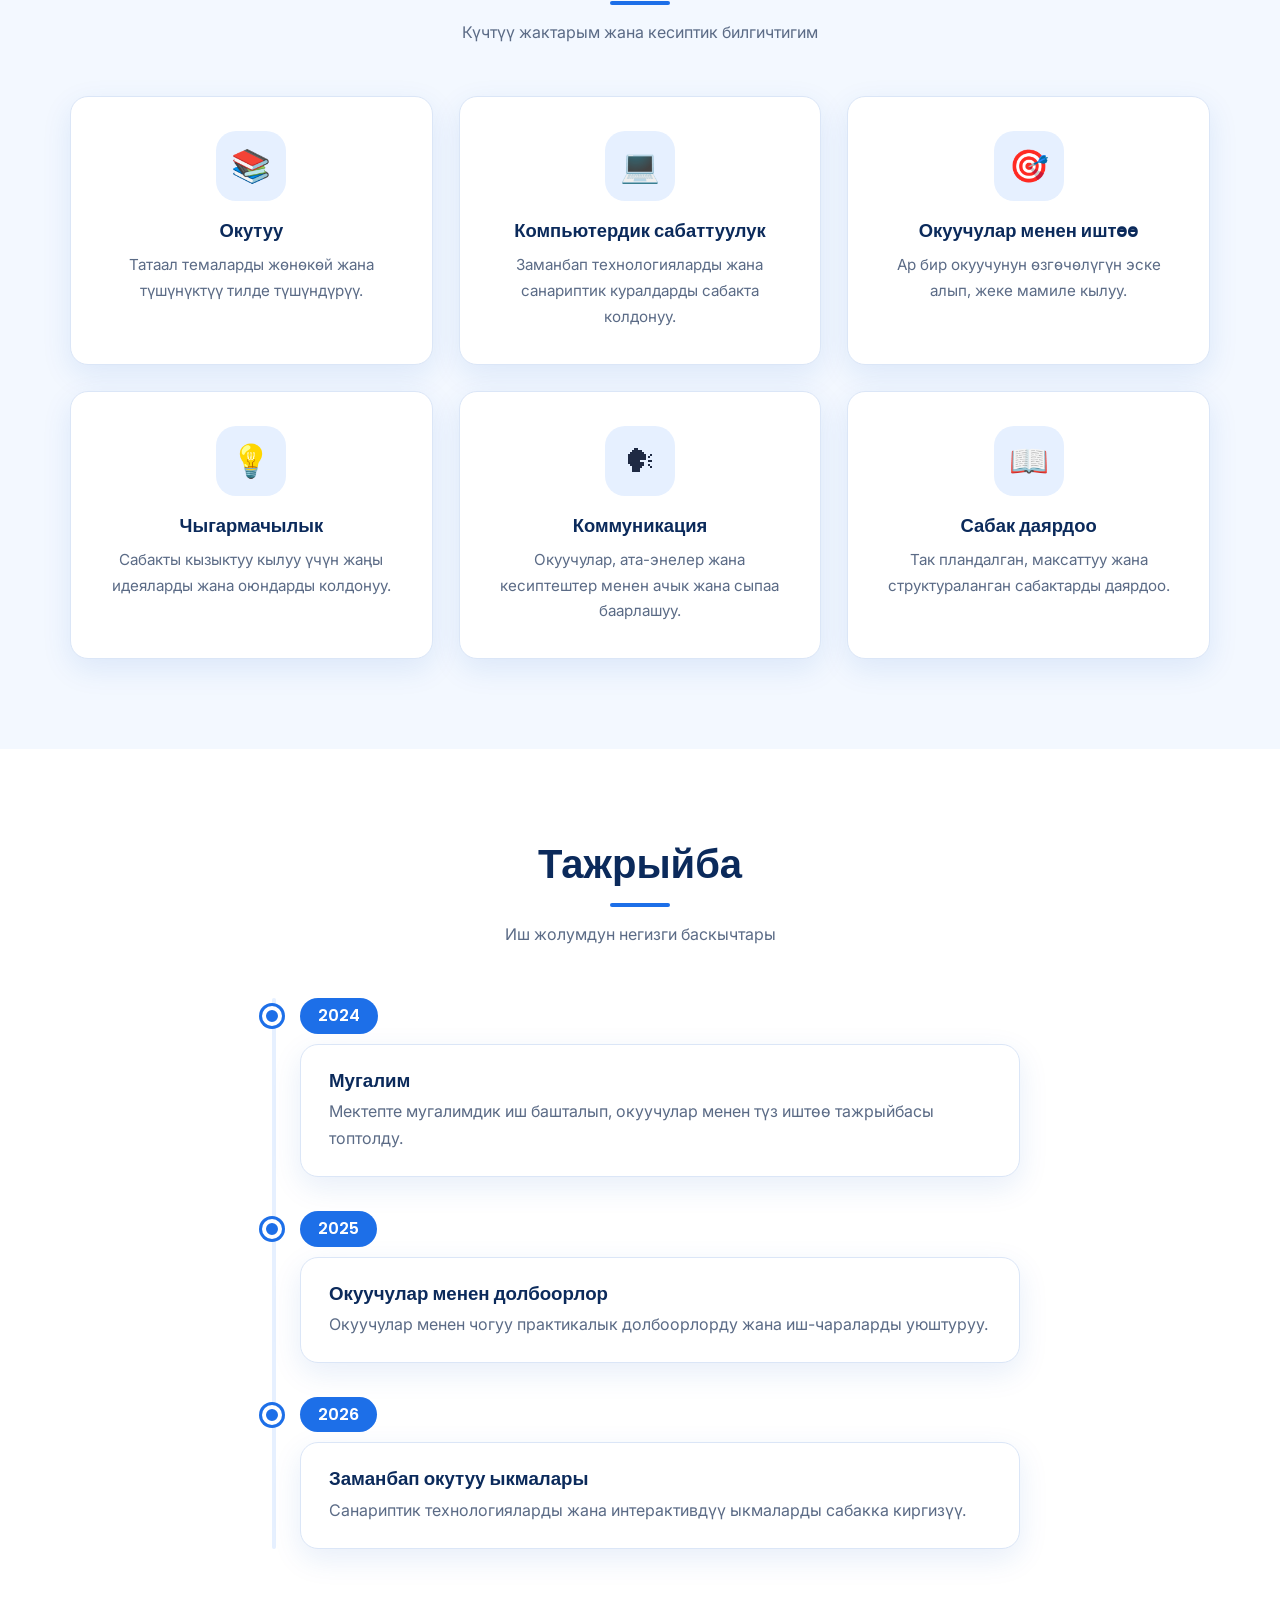
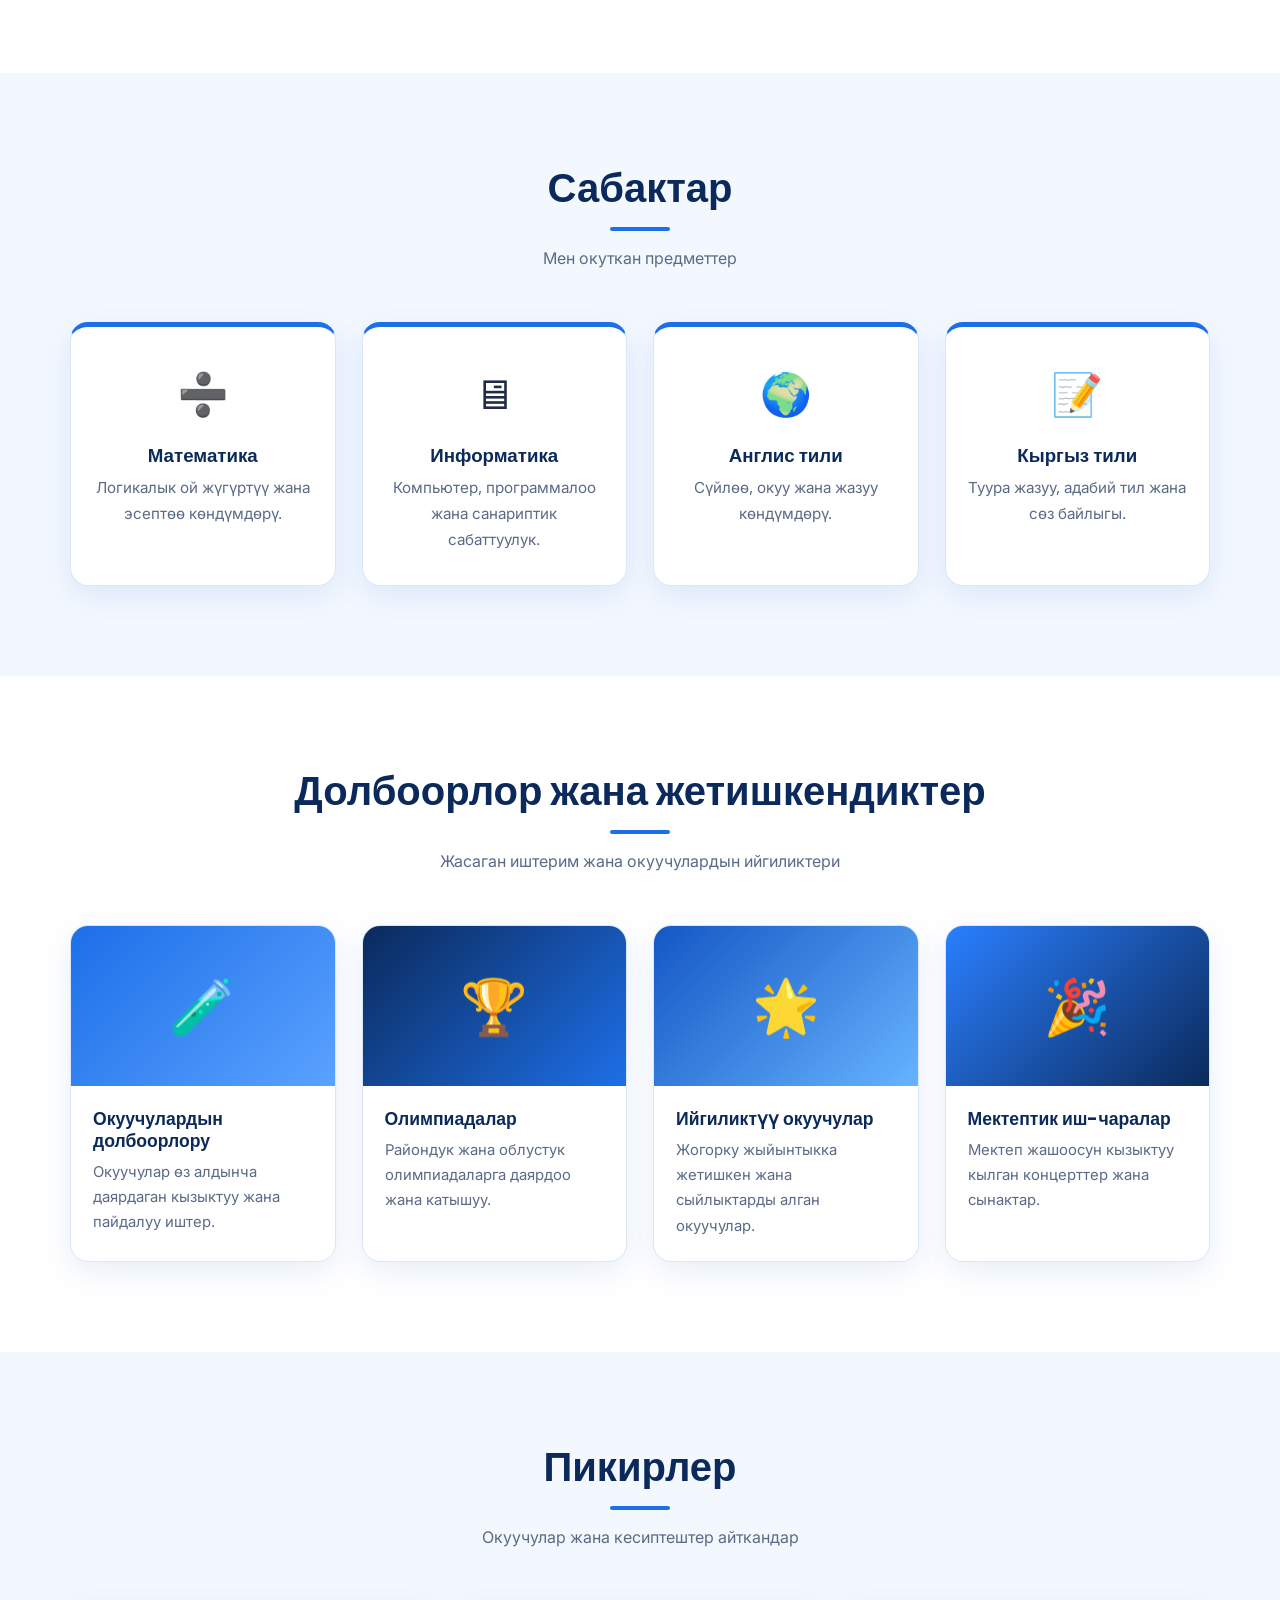
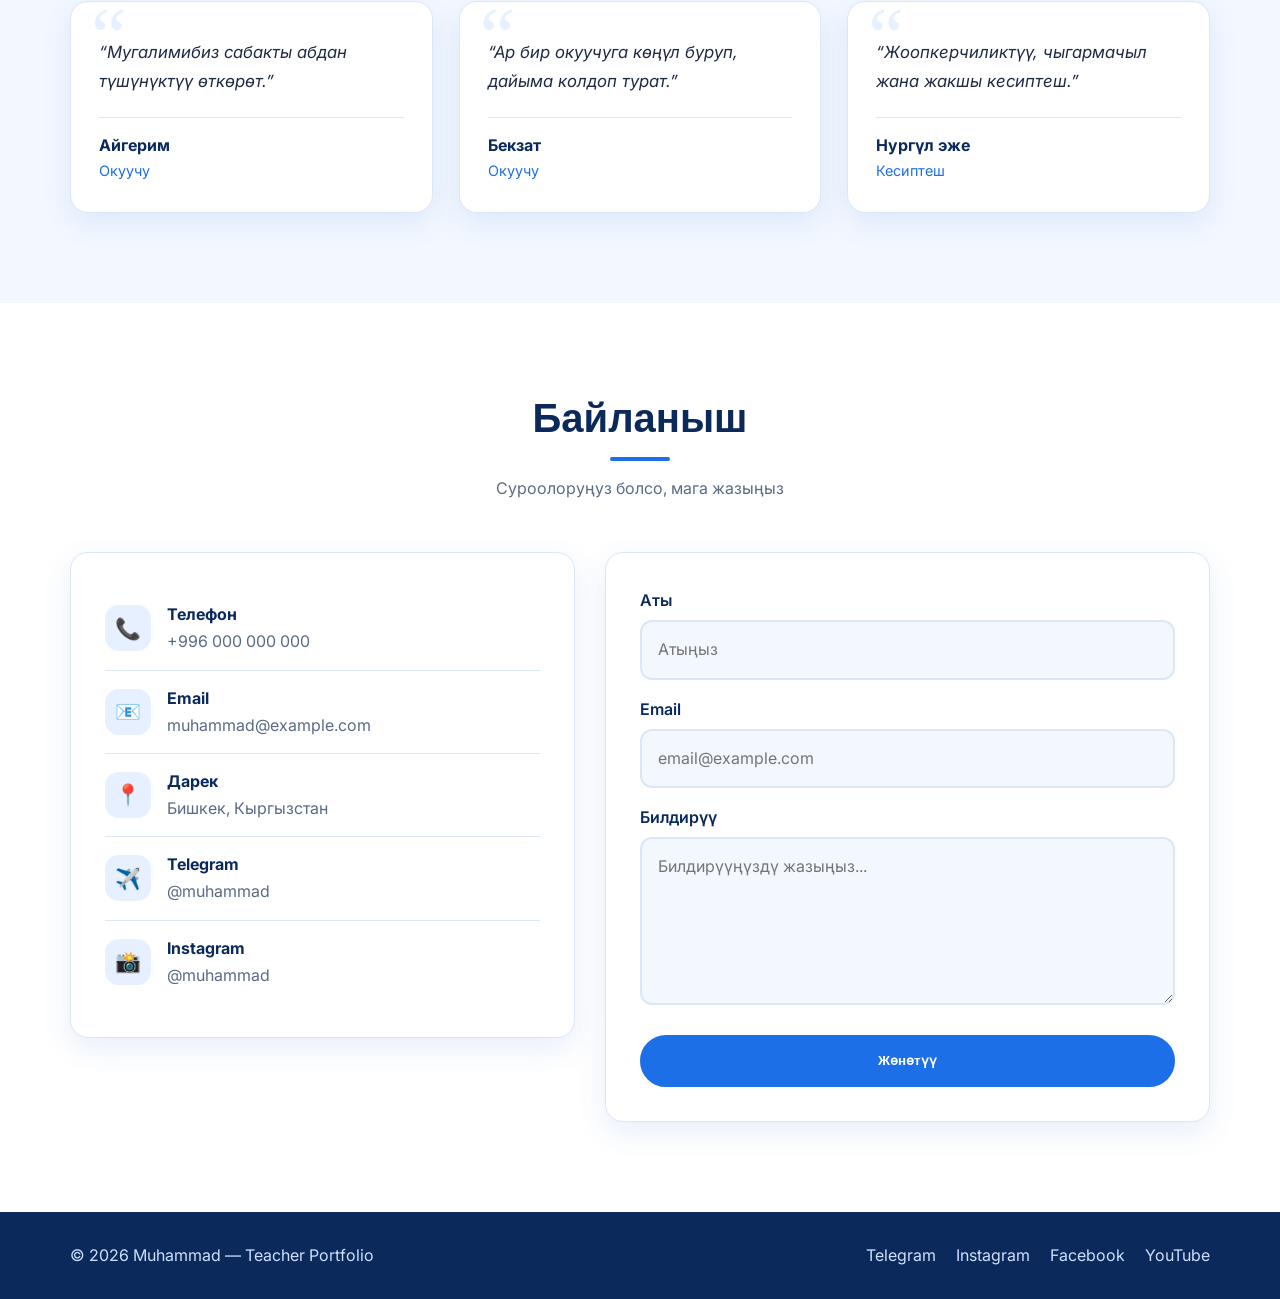
<file: Портфолио/index.html>
<!DOCTYPE html>
<html lang="ky">
<head>
  <meta charset="UTF-8">
  <meta name="viewport" content="width=device-width, initial-scale=1.0">
  <meta name="description" content="Мугалим Мухаммаддын жеке портфолио сайты">
  <title>Muhammad — Teacher Portfolio</title>
  <link rel="preconnect" href="https://fonts.googleapis.com">
  <link rel="preconnect" href="https://fonts.gstatic.com" crossorigin>
  <link href="https://fonts.googleapis.com/css2?family=Poppins:wght@400;500;600;700&family=Inter:wght@400;500&display=swap" rel="stylesheet">
  <link rel="stylesheet" href="style.css">
</head>
<body>

  <!-- ========== 1. HEADER / NAVIGATION ========== -->
  <header class="site-header">
    <div class="container nav-wrap">
      <a href="#home" class="logo">Muhammad<span>.</span></a>

      <!-- Мобилдик менюну ачуу/жабуу (JS жок) -->
      <input type="checkbox" id="menu-toggle" class="menu-toggle">
      <label for="menu-toggle" class="burger" aria-label="Менюну ачуу">
        <span></span><span></span><span></span>
      </label>

      <nav class="main-nav" aria-label="Башкы навигация">
        <ul>
          <li><a href="#home">Башкы бет</a></li>
          <li><a href="#about">Мен жөнүндө</a></li>
          <li><a href="#skills">Көндүмдөр</a></li>
          <li><a href="#experience">Тажрыйба</a></li>
          <li><a href="#subjects">Сабактар</a></li>
          <li><a href="#contact">Байланыш</a></li>
        </ul>
      </nav>
    </div>
  </header>

  <main>

    <!-- ========== 2. HERO ========== -->
    <section id="home" class="hero">
      <div class="container hero-grid">
        <div class="hero-text">
          <p class="eyebrow">👋 Кош келиңиз</p>
          <h1>Салам, мен <span class="accent">Мухаммадмын</span><br>Мен — мугалиммин</h1>
          <p class="lead">Окуучуларга сапаттуу билим берип, алардын келечегине жол көрсөтүүгө аракет кылам.</p>
          <div class="btn-group">
            <a href="#about" class="btn btn-primary">Мен жөнүндө</a>
            <a href="#contact" class="btn btn-outline">Байланышуу</a>
          </div>
        </div>

        <div class="hero-photo">
          <!-<div class="photo-frame">
    <img src="фото/images.jpg" alt="Мухаммад - мугалим">
</div>- Сүрөт: images/profile.jpg. Жок болсо градиент placeholder көрүнөт -->     
        </div>
      </div>
    </section>

    <!-- ========== 3. ABOUT ========== -->
    <section id="about" class="section">
      <div class="container">
        <div class="section-head">
          <h2>Мен жөнүндө</h2>
          <p>Мугалим жана тарбиячы катары жолум</p>
        </div>

        <div class="about-card">
          <div class="about-main">
            <h3>Мухаммад</h3>
            <p class="role">Мугалим</p>
            <p>Мен — окуучулардын билимге болгон кызыгуусун ойгото билген, ар бир баланын мүмкүнчүлүгүн ачууга умтулган мугалиммин. Сабакты түшүнүктүү, кызыктуу жана заманбап ыкмалар менен өткөрүүнү жакшы көрөм.</p>
          </div>

          <div class="about-points">
            <article class="mini-card">
              <h4>🎯 Окутуудагы максаттарым</h4>
              <p>Окуучуларга терең билим берип, өз алдынча ой жүгүртүүгө жана жаңы нерселерди үйрөнүүгө көндүрүү.</p>
            </article>
            <article class="mini-card">
              <h4>🤝 Иштөө стилим</h4>
              <p>Ар бир окуучуга жеке мамиле, ачык баарлашуу, сыйлоо жана колдоо атмосферасын түзүү.</p>
            </article>
          </div>
        </div>
      </div>
    </section>

    <!-- ========== 4. SKILLS ========== -->
    <section id="skills" class="section section-alt">
      <div class="container">
        <div class="section-head">
          <h2>Көндүмдөр</h2>
          <p>Күчтүү жактарым жана кесиптик билгичтигим</p>
        </div>

        <div class="grid grid-3">
          <article class="card skill-card">
            <div class="icon">📚</div>
            <h3>Окутуу</h3>
            <p>Татаал темаларды жөнөкөй жана түшүнүктүү тилде түшүндүрүү.</p>
          </article>
          <article class="card skill-card">
            <div class="icon">💻</div>
            <h3>Компьютердик сабаттуулук</h3>
            <p>Заманбап технологияларды жана санариптик куралдарды сабакта колдонуу.</p>
          </article>
          <article class="card skill-card">
            <div class="icon">🎯</div>
            <h3>Окуучулар менен иштөө</h3>
            <p>Ар бир окуучунун өзгөчөлүгүн эске алып, жеке мамиле кылуу.</p>
          </article>
          <article class="card skill-card">
            <div class="icon">💡</div>
            <h3>Чыгармачылык</h3>
            <p>Сабакты кызыктуу кылуу үчүн жаңы идеяларды жана оюндарды колдонуу.</p>
          </article>
          <article class="card skill-card">
            <div class="icon">🗣</div>
            <h3>Коммуникация</h3>
            <p>Окуучулар, ата-энелер жана кесиптештер менен ачык жана сыпаа баарлашуу.</p>
          </article>
          <article class="card skill-card">
            <div class="icon">📖</div>
            <h3>Сабак даярдоо</h3>
            <p>Так пландалган, максаттуу жана структураланган сабактарды даярдоо.</p>
          </article>
        </div>
      </div>
    </section>

    <!-- ========== 5. EXPERIENCE (TIMELINE) ========== -->
    <section id="experience" class="section">
      <div class="container">
        <div class="section-head">
          <h2>Тажрыйба</h2>
          <p>Иш жолумдун негизги баскычтары</p>
        </div>

        <!-- Жаңы жыл кошуу үчүн <article class="timeline-item"> блогун көчүрүп алыңыз -->
        <div class="timeline">
          <article class="timeline-item">
            <span class="year">2024</span>
            <div class="timeline-card">
              <h3>Мугалим</h3>
              <p>Мектепте мугалимдик иш башталып, окуучулар менен түз иштөө тажрыйбасы топтолду.</p>
            </div>
          </article>

          <article class="timeline-item">
            <span class="year">2025</span>
            <div class="timeline-card">
              <h3>Окуучулар менен долбоорлор</h3>
              <p>Окуучулар менен чогуу практикалык долбоорлорду жана иш-чараларды уюштуруу.</p>
            </div>
          </article>

          <article class="timeline-item">
            <span class="year">2026</span>
            <div class="timeline-card">
              <h3>Заманбап окутуу ыкмалары</h3>
              <p>Санариптик технологияларды жана интерактивдүү ыкмаларды сабакка киргизүү.</p>
            </div>
          </article>
        </div>
      </div>
    </section>

    <!-- ========== 6. SUBJECTS ========== -->
    <section id="subjects" class="section section-alt">
      <div class="container">
        <div class="section-head">
          <h2>Сабактар</h2>
          <p>Мен окуткан предметтер</p>
        </div>

        <div class="grid grid-4">
          <article class="card subject-card">
            <div class="subject-icon">➗</div>
            <h3>Математика</h3>
            <p>Логикалык ой жүгүртүү жана эсептөө көндүмдөрү.</p>
          </article>
          <article class="card subject-card">
            <div class="subject-icon">🖥</div>
            <h3>Информатика</h3>
            <p>Компьютер, программалоо жана санариптик сабаттуулук.</p>
          </article>
          <article class="card subject-card">
            <div class="subject-icon">🌍</div>
            <h3>Англис тили</h3>
            <p>Сүйлөө, окуу жана жазуу көндүмдөрү.</p>
          </article>
          <article class="card subject-card">
            <div class="subject-icon">📝</div>
            <h3>Кыргыз тили</h3>
            <p>Туура жазуу, адабий тил жана сөз байлыгы.</p>
          </article>
        </div>
      </div>
    </section>

    <!-- ========== 7. PROJECTS / ACHIEVEMENTS ========== -->
    <section id="projects" class="section">
      <div class="container">
        <div class="section-head">
          <h2>Долбоорлор жана жетишкендиктер</h2>
          <p>Жасаган иштерим жана окуучулардын ийгиликтери</p>
        </div>

        <div class="grid grid-4">
          <article class="card project-card">
            <div class="project-img grad-1">🧪</div>
            <div class="project-body">
              <h3>Окуучулардын долбоорлору</h3>
              <p>Окуучулар өз алдынча даярдаган кызыктуу жана пайдалуу иштер.</p>
            </div>
          </article>
          <article class="card project-card">
            <div class="project-img grad-2">🏆</div>
            <div class="project-body">
              <h3>Олимпиадалар</h3>
              <p>Райондук жана облустук олимпиадаларга даярдоо жана катышуу.</p>
            </div>
          </article>
          <article class="card project-card">
            <div class="project-img grad-3">🌟</div>
            <div class="project-body">
              <h3>Ийгиликтүү окуучулар</h3>
              <p>Жогорку жыйынтыкка жетишкен жана сыйлыктарды алган окуучулар.</p>
            </div>
          </article>
          <article class="card project-card">
            <div class="project-img grad-4">🎉</div>
            <div class="project-body">
              <h3>Мектептик иш-чаралар</h3>
              <p>Мектеп жашоосун кызыктуу кылган концерттер жана сынактар.</p>
            </div>
          </article>
        </div>
      </div>
    </section>

    <!-- ========== 8. TESTIMONIALS ========== -->
    <section id="testimonials" class="section section-alt">
      <div class="container">
        <div class="section-head">
          <h2>Пикирлер</h2>
          <p>Окуучулар жана кесиптештер айткандар</p>
        </div>

        <div class="grid grid-3">
          <blockquote class="card testimonial">
            <p>“Мугалимибиз сабакты абдан түшүнүктүү өткөрөт.”</p>
            <footer><strong>Айгерим</strong><span>Окуучу</span></footer>
          </blockquote>
          <blockquote class="card testimonial">
            <p>“Ар бир окуучуга көңүл буруп, дайыма колдоп турат.”</p>
            <footer><strong>Бекзат</strong><span>Окуучу</span></footer>
          </blockquote>
          <blockquote class="card testimonial">
            <p>“Жоопкерчиликтүү, чыгармачыл жана жакшы кесиптеш.”</p>
            <footer><strong>Нургүл эже</strong><span>Кесиптеш</span></footer>
          </blockquote>
        </div>
      </div>
    </section>

    <!-- ========== 9. CONTACT ========== -->
    <section id="contact" class="section">
      <div class="container">
        <div class="section-head">
          <h2>Байланыш</h2>
          <p>Суроолоруңуз болсо, мага жазыңыз</p>
        </div>

        <div class="contact-grid">
          <div class="contact-info card">
            <ul>
              <li><span class="c-icon">📞</span><div><strong>Телефон</strong><a href="tel:+996000000000">+996 000 000 000</a></div></li>
              <li><span class="c-icon">📧</span><div><strong>Email</strong><a href="mailto:muhammad@example.com">muhammad@example.com</a></div></li>
              <li><span class="c-icon">📍</span><div><strong>Дарек</strong><span>Бишкек, Кыргызстан</span></div></li>
              <li><span class="c-icon">✈️</span><div><strong>Telegram</strong><a href="https://t.me/" target="_blank" rel="noopener">@muhammad</a></div></li>
              <li><span class="c-icon">📸</span><div><strong>Instagram</strong><a href="https://instagram.com/" target="_blank" rel="noopener">@muhammad</a></div></li>
            </ul>
          </div>

          <!-- Форма frontend гана (JS жок, серверге туташкан эмес) -->
          <form class="contact-form card" action="#" method="post">
            <label for="name">Аты</label>
            <input type="text" id="name" name="name" placeholder="Атыңыз" required>

            <label for="email">Email</label>
            <input type="email" id="email" name="email" placeholder="email@example.com" required>

            <label for="message">Билдирүү</label>
            <textarea id="message" name="message" rows="5" placeholder="Билдирүүңүздү жазыңыз..." required></textarea>

            <button type="submit" class="btn btn-primary">Жөнөтүү</button>
          </form>
        </div>
      </div>
    </section>

  </main>

  <!-- ========== 10. FOOTER ========== -->
  <footer class="site-footer">
    <div class="container footer-wrap">
      <p>© 2026 Muhammad — Teacher Portfolio</p>
      <ul class="socials">
        <li><a href="https://t.me/" target="_blank" rel="noopener">Telegram</a></li>
        <li><a href="https://instagram.com/" target="_blank" rel="noopener">Instagram</a></li>
        <li><a href="https://facebook.com/" target="_blank" rel="noopener">Facebook</a></li>
        <li><a href="https://youtube.com/" target="_blank" rel="noopener">YouTube</a></li>
      </ul>
    </div>
  </footer>

</body>
</html>
</file>
<file: визитка/style.css>
* {
    margin: 0;
    padding: 0;
    box-sizing: border-box;
}

html {
    scroll-behavior: smooth;
}

body {
    font-family: Arial, sans-serif;
    background: #f5f7fb;
    color: #1e293b;
}

/* Header */

header {
    background: white;
    box-shadow: 0 2px 10px rgba(0, 0, 0, 0.08);
    position: sticky;
    top: 0;
    z-index: 100;
}

nav {
    max-width: 1100px;
    margin: auto;
    height: 70px;
    display: flex;
    align-items: center;
    justify-content: space-between;
    padding: 0 20px;
}

nav h2 {
    color: #2563eb;
}

nav ul {
    display: flex;
    gap: 30px;
    list-style: none;
}

nav ul li a {
    text-decoration: none;
    color: #334155;
    font-weight: 500;
}

nav ul li a:hover {
    color: #2563eb;
}

/* Hero */

.hero {
    max-width: 1100px;
    min-height: 600px;
    margin: auto;
    padding: 80px 20px;
    display: flex;
    align-items: center;
    justify-content: space-between;
    gap: 50px;
}

.hero-text {
    max-width: 600px;
}

.welcome {
    color: #2563eb;
    font-weight: bold;
    letter-spacing: 2px;
    margin-bottom: 15px;
}

.hero h1 {
    font-size: 65px;
    margin-bottom: 10px;
}

.hero h2 {
    font-size: 32px;
    margin-bottom: 20px;
}

.hero h2 span {
    color: #2563eb;
}

.hero p {
    font-size: 18px;
    line-height: 1.7;
    color: #64748b;
    margin-bottom: 30px;
}

.btn {
    display: inline-block;
    background: #2563eb;
    color: white;
    padding: 15px 25px;
    border-radius: 8px;
    text-decoration: none;
    font-weight: bold;
}

.btn:hover {
    background: #1d4ed8;
}

/* Profile */

.profile {
    display: flex;
    justify-content: center;
    align-items: center;
}

.circle {
    width: 300px;
    height: 300px;
    border-radius: 50%;
    background: #2563eb;
    display: flex;
    justify-content: center;
    align-items: center;
    box-shadow: 0 20px 50px rgba(37, 99, 235, 0.3);
}

.circle span {
    font-size: 130px;
    color: white;
    font-weight: bold;
}

/* Sections */

section {
    padding: 80px 20px;
}

section > h2 {
    text-align: center;
    font-size: 35px;
    margin-bottom: 40px;
}

/* About */

.about {
    background: white;
}

.about-card {
    max-width: 800px;
    margin: auto;
    padding: 35px;
    border-radius: 15px;
    background: #f8fafc;
    text-align: center;
}

.about-card h3 {
    font-size: 25px;
    margin-bottom: 20px;
    color: #2563eb;
}

.about-card p {
    color: #64748b;
    line-height: 1.8;
    margin-bottom: 15px;
}

/* Skills */

.cards {
    max-width: 1100px;
    margin: auto;
    display: grid;
    grid-template-columns: repeat(3, 1fr);
    gap: 25px;
}

.card {
    background: white;
    padding: 35px;
    text-align: center;
    border-radius: 15px;
    box-shadow: 0 5px 20px rgba(0, 0, 0, 0.07);
    transition: 0.3s;
}

.card:hover {
    transform: translateY(-8px);
}

.icon {
    font-size: 45px;
    margin-bottom: 15px;
}

.card h3 {
    margin-bottom: 12px;
}

.card p {
    color: #64748b;
    line-height: 1.6;
}

/* Contact */

.contact {
    background: white;
}

.contact-box {
    max-width: 600px;
    margin: auto;
    background: #f8fafc;
    padding: 35px;
    border-radius: 15px;
    text-align: center;
}

.contact-box p {
    margin: 15px 0;
    color: #475569;
}

.social {
    margin-top: 25px;
}

.social a {
    display: inline-block;
    margin: 5px;
    padding: 10px 20px;
    background: #2563eb;
    color: white;
    text-decoration: none;
    border-radius: 7px;
}

/* Footer */

footer {
    background: #0f172a;
    color: white;
    text-align: center;
    padding: 25px;
}

/* Responsive */

@media (max-width: 768px) {

    nav {
        flex-direction: column;
        height: auto;
        padding: 20px;
        gap: 15px;
    }

    nav ul {
        gap: 15px;
        flex-wrap: wrap;
        justify-content: center;
    }

    .hero {
        flex-direction: column-reverse;
        text-align: center;
        padding-top: 60px;
    }

    .hero h1 {
        font-size: 48px;
    }

    .circle {
        width: 220px;
        height: 220px;
    }

    .circle span {
        font-size: 90px;
    }

    .cards {
        grid-template-columns: 1fr;
    }
}
</file>
<file: Исламий оюндар/style.css>
/* =========================================================
   1. ӨЗГӨРМӨЛӨР (түстөр, шрифттер, көлөкөлөр)
   ========================================================= */
:root {
  --green-950: #052b20;
  --green-900: #0a3d2e;   /* кочкул жашыл */
  --green-800: #0f5a43;
  --green-600: #1b7f5c;   /* жашыл */
  --green-100: #dff1e8;

  --gold: #d4af37;        /* алтын */
  --gold-light: #e8cf72;
  --gold-dark: #a98418;

  --beige: #f6f0e1;       /* ачык беж */
  --beige-dark: #ebe1c8;
  --white: #ffffff;

  --text: #1d2b25;
  --muted: #5d6e66;

  --red: #c0392b;
  --red-light: #fdeaea;
  --ok-light: #e3f6ec;

  --radius: 20px;
  --radius-sm: 14px;
  --shadow: 0 10px 30px rgba(10, 61, 46, 0.12);
  --shadow-hover: 0 18px 40px rgba(10, 61, 46, 0.22);
  --transition: 0.3s ease;

  --font-head: "Montserrat", "Segoe UI", Arial, sans-serif;
  --font-body: "Inter", "Segoe UI", Arial, sans-serif;
  --font-ar: "Amiri", serif;
}

/* =========================================================
   2. БАЗАЛЫК СТИЛДЕР
   ========================================================= */
*, *::before, *::after { box-sizing: border-box; margin: 0; padding: 0; }

html {
  scroll-behavior: smooth;
  scroll-padding-top: 84px;   /* туруктуу header астында калбасын */
}

body {
  font-family: var(--font-body);
  color: var(--text);
  background: var(--beige);
  line-height: 1.7;
}

h1, h2, h3, h4 { font-family: var(--font-head); line-height: 1.25; }
ul, ol { list-style: none; }
a { color: inherit; text-decoration: none; }

.container { width: min(1140px, 92%); margin-inline: auto; }

.visually-hidden {
  position: absolute; width: 1px; height: 1px; overflow: hidden;
  clip: rect(0 0 0 0); white-space: nowrap;
}

/* =========================================================
   3. ЖАЛПЫ КОМПОНЕНТТЕР
   ========================================================= */

/* --- Кнопкалар --- */
.btn {
  display: inline-block;
  padding: 12px 26px;
  border-radius: 50px;
  border: 2px solid transparent;
  font-family: var(--font-head);
  font-weight: 700;
  font-size: 0.95rem;
  text-align: center;
  cursor: pointer;
  transition: var(--transition);
}
.btn-lg { padding: 16px 38px; font-size: 1.05rem; }

.btn-gold { background: var(--gold); color: var(--green-950); }
.btn-gold:hover { background: var(--gold-light); transform: translateY(-3px); box-shadow: 0 12px 26px rgba(212, 175, 55, 0.35); }

.btn-green { background: var(--green-800); color: var(--white); }
.btn-green:hover { background: var(--green-600); transform: translateY(-3px); box-shadow: var(--shadow-hover); }

.btn-outline-light { border-color: rgba(255, 255, 255, 0.55); color: var(--white); }
.btn-outline-light:hover { background: var(--white); color: var(--green-900); transform: translateY(-3px); }

.btn.is-disabled { opacity: 0.4; pointer-events: none; }

.btn-group { display: flex; flex-wrap: wrap; gap: 16px; }
.btn-group-center { justify-content: center; }
.center-actions { display: flex; justify-content: center; margin-top: 40px; }

/* --- Секциялар --- */
.section { padding: 90px 0; }
.section-white { background: var(--white); }
.section-dark {
  background: linear-gradient(160deg, var(--green-900), var(--green-950));
  color: var(--white);
}

.section-head { text-align: center; max-width: 640px; margin: 0 auto 50px; }
.section-head h2 { font-size: clamp(1.8rem, 4vw, 2.4rem); color: var(--green-900); }
.section-head h2::after {
  content: ""; display: block; width: 60px; height: 4px;
  margin: 14px auto 0; border-radius: 4px; background: var(--gold);
}
.section-head p { color: var(--muted); margin-top: 14px; }

.eyebrow {
  display: inline-block; margin-bottom: 14px; padding: 6px 18px;
  border-radius: 50px; font-size: 0.85rem; font-weight: 600; letter-spacing: 0.04em;
  color: var(--gold-light); background: rgba(212, 175, 55, 0.14);
  border: 1px solid rgba(212, 175, 55, 0.4);
}
.eyebrow-dark { color: var(--green-800); background: var(--green-100); border-color: transparent; }

.badge {
  display: inline-block; padding: 6px 16px; border-radius: 50px;
  background: rgba(212, 175, 55, 0.16); color: var(--gold-light);
  font-weight: 600; font-size: 0.85rem;
}

/* --- Грид --- */
.grid { display: grid; gap: 24px; }
.grid-2 { grid-template-columns: repeat(2, 1fr); }
.grid-3 { grid-template-columns: repeat(3, 1fr); }
.grid-4 { grid-template-columns: repeat(4, 1fr); }

/* =========================================================
   4. HEADER
   ========================================================= */
.site-header {
  position: sticky; top: 0; z-index: 100;
  background: rgba(5, 43, 32, 0.96);
  backdrop-filter: blur(10px);
  border-bottom: 1px solid rgba(212, 175, 55, 0.3);
}
.header-inner { display: flex; align-items: center; justify-content: space-between; gap: 20px; height: 72px; }

.brand {
  font-family: var(--font-head); font-weight: 800; letter-spacing: 0.06em;
  color: var(--gold); font-size: 1.15rem; white-space: nowrap;
}

.main-nav { flex: 1; }
.main-nav ul { display: flex; justify-content: center; gap: 4px; }
.main-nav a {
  display: block; padding: 8px 16px; border-radius: 50px;
  color: var(--beige); font-weight: 500; font-size: 0.95rem;
  transition: var(--transition);
}
.main-nav a:hover { background: rgba(212, 175, 55, 0.18); color: var(--gold-light); }
.nav-cta-mobile { display: none; }

/* Мобилдик меню кнопкасы (JavaScript жок) */
.nav-toggle { display: none; }
.burger { display: none; cursor: pointer; flex-direction: column; gap: 5px; padding: 8px; }
.burger span { width: 26px; height: 3px; border-radius: 3px; background: var(--gold); transition: var(--transition); }

/* =========================================================
   5. HERO
   ========================================================= */
.hero {
  position: relative; overflow: hidden;
  padding: 80px 0 100px;
  color: var(--white);
  background: radial-gradient(circle at 80% 30%, var(--green-800), transparent 55%),
              linear-gradient(160deg, var(--green-900), var(--green-950));
}
/* Исламий геометриялык орнамент (SVG, CSS ичинде) */
.hero::before {
  content: ""; position: absolute; inset: 0; opacity: 0.6; pointer-events: none;
  background-image: url("data:image/svg+xml,%3Csvg xmlns='http://www.w3.org/2000/svg' width='80' height='80' viewBox='0 0 80 80'%3E%3Cg fill='none' stroke='%23d4af37' stroke-opacity='.22' stroke-width='1'%3E%3Crect x='20' y='20' width='40' height='40'/%3E%3Crect x='20' y='20' width='40' height='40' transform='rotate(45 40 40)'/%3E%3C/g%3E%3C/svg%3E");
}
.hero-grid { position: relative; display: grid; grid-template-columns: 1.1fr 0.9fr; align-items: center; gap: 40px; }

.hero-text h1 {
  font-size: clamp(2.4rem, 6vw, 4.2rem); font-weight: 800; letter-spacing: 0.03em;
  color: var(--gold); text-shadow: 0 4px 24px rgba(0, 0, 0, 0.35);
}
.hero-subtitle { font-family: var(--font-head); font-size: clamp(1.3rem, 3vw, 1.9rem); font-weight: 600; margin: 8px 0 14px; }
.hero-desc { max-width: 480px; color: rgba(246, 240, 225, 0.85); margin-bottom: 30px; }

.hero-art { position: relative; width: min(420px, 100%); aspect-ratio: 1; margin-inline: auto; display: grid; place-items: center; }
.hero-art__star { position: absolute; inset: 0; width: 100%; height: 100%; animation: spin 90s linear infinite; }
.hero-art__quran { position: relative; width: 74%; filter: drop-shadow(0 20px 30px rgba(0, 0, 0, 0.4)); animation: float 6s ease-in-out infinite; }
.hero-art__moon {
  position: absolute; top: 6%; right: 8%; width: 64px; height: 64px; border-radius: 50%;
  box-shadow: inset -16px 8px 0 0 var(--gold); transform: rotate(-20deg);
}
.hero-art .star { position: absolute; color: var(--gold-light); animation: twinkle 3s ease-in-out infinite; }
.star-1 { top: 12%; left: 14%; font-size: 1.6rem; }
.star-2 { bottom: 14%; right: 12%; font-size: 1.2rem; animation-delay: 1s; }
.star-3 { top: 40%; right: 2%; font-size: 0.9rem; animation-delay: 2s; }

/* =========================================================
   6. ЖЫЙЫНТЫК (кыска карта)
   ========================================================= */
.summary { margin-top: -50px; position: relative; z-index: 2; }
.summary-card {
  display: flex; align-items: center; justify-content: space-between; flex-wrap: wrap; gap: 24px;
  padding: 26px 34px; background: var(--white);
  border: 1px solid var(--beige-dark); border-radius: var(--radius); box-shadow: var(--shadow);
}
.summary-title { display: flex; align-items: center; gap: 16px; }
.summary-icon {
  display: grid; place-items: center; width: 56px; height: 56px;
  font-size: 1.6rem; background: var(--green-100); border-radius: 16px;
}
.summary-title h3 { color: var(--green-900); }
.summary-title p { color: var(--muted); font-size: 0.9rem; }
.summary-stats { display: flex; gap: 34px; }
.summary-stats li { text-align: center; }
.summary-stats strong { display: block; font-family: var(--font-head); font-size: 1.4rem; color: var(--green-800); }
.summary-stats span { font-size: 0.85rem; color: var(--muted); }

/* =========================================================
   7. КҮНДҮН СУРООСУ
   ========================================================= */
.daily-card {
  max-width: 760px; margin: 0 auto; padding: 40px;
  color: var(--white); border-radius: var(--radius); box-shadow: var(--shadow);
  background: linear-gradient(145deg, var(--green-800), var(--green-950));
  border: 1px solid rgba(212, 175, 55, 0.4);
}
.daily-head h2 { font-size: 1.6rem; margin: 12px 0 18px; color: var(--gold); }
.daily-question { font-family: var(--font-head); font-size: 1.3rem; font-weight: 600; margin-bottom: 22px; }

/* =========================================================
   8. ЖООП ВАРИАНТТАРЫ (радио-кнопка менен, JS жок)
   ========================================================= */
.options { display: grid; gap: 12px; }
.option { position: relative; }
.option input { position: absolute; opacity: 0; pointer-events: none; }

.option label {
  display: flex; align-items: center; gap: 14px;
  padding: 14px 18px; min-height: 58px;
  background: var(--white); color: var(--text);
  border: 2px solid var(--beige-dark); border-radius: var(--radius-sm);
  font-weight: 500; cursor: pointer; transition: var(--transition);
}
.option label:hover { transform: translateX(6px); border-color: var(--gold); box-shadow: var(--shadow); }
.option input:focus-visible + label { outline: 3px solid var(--gold); outline-offset: 2px; }

.letter {
  display: grid; place-items: center; flex-shrink: 0;
  width: 36px; height: 36px; border-radius: 50%;
  background: var(--green-100); color: var(--green-800);
  font-family: var(--font-head); font-weight: 700; transition: var(--transition);
}

/* Туура жооп — жашыл */
.option input:checked + label.is-correct { background: var(--ok-light); border-color: #2fa86a; color: #14532d; }
.option input:checked + label.is-correct .letter { background: #2fa86a; color: var(--white); }
.option input:checked + label.is-correct::after { content: "✓ Туура"; margin-left: auto; font-weight: 700; color: #1d8a54; }

/* Туура эмес жооп — кызыл */
.option input:checked + label.is-wrong { background: var(--red-light); border-color: var(--red); color: #7f1d1d; }
.option input:checked + label.is-wrong .letter { background: var(--red); color: var(--white); }
.option input:checked + label.is-wrong::after { content: "✕ Ката"; margin-left: auto; font-weight: 700; color: var(--red); }

/* Жооп тандалгандан кийин туура жооп жашыл болуп көрүнөт (заманбап браузерлерде) */
.options:has(input:checked) label.is-correct { border-color: #2fa86a; background: var(--ok-light); color: #14532d; }
.options:has(input:checked) label.is-correct .letter { background: #2fa86a; color: var(--white); }
.options:has(input:checked) label.is-correct::after { content: "✓ Туура"; margin-left: auto; font-weight: 700; color: #1d8a54; }

/* =========================================================
   9. КАТЕГОРИЯЛАР ЖАНА ДЕҢГЭЭЛДЕР (card тандоо)
   ========================================================= */
.choice { position: relative; }
.choice input { position: absolute; opacity: 0; pointer-events: none; }

.choice-card {
  position: relative; display: block; height: 100%;
  padding: 30px 22px; text-align: center;
  background: var(--white); border: 2px solid var(--beige-dark);
  border-radius: var(--radius); box-shadow: var(--shadow);
  cursor: pointer; transition: var(--transition);
}
.choice-card:hover { transform: translateY(-8px); box-shadow: var(--shadow-hover); border-color: var(--gold); }
.choice-icon {
  display: grid; place-items: center; width: 68px; height: 68px; margin: 0 auto 16px;
  font-size: 2rem; background: var(--green-100); border-radius: 20px; transition: var(--transition);
}
.choice-card:hover .choice-icon { transform: scale(1.1) rotate(-5deg); }
.choice-card h3 { color: var(--green-900); font-size: 1.1rem; margin-bottom: 6px; }
.choice-card p { color: var(--muted); font-size: 0.92rem; }

/* Тандалган card */
.choice input:checked + .choice-card { border-color: var(--gold); background: #fffaf0; box-shadow: 0 0 0 4px rgba(212, 175, 55, 0.25), var(--shadow); }
.choice input:checked + .choice-card::after {
  content: "✓"; position: absolute; top: 12px; right: 14px;
  display: grid; place-items: center; width: 26px; height: 26px; border-radius: 50%;
  background: var(--gold); color: var(--green-950); font-weight: 700; font-size: 0.85rem;
}
.choice input:focus-visible + .choice-card { outline: 3px solid var(--green-600); outline-offset: 3px; }

.level-card { padding: 36px 26px; }
.stars { display: block; margin-bottom: 14px; font-size: 1.8rem; letter-spacing: 6px; color: var(--gold); }

/* =========================================================
   10. ТЕСТ ИНТЕРФЕЙСИ
   ========================================================= */
.test-wrap { max-width: 860px; margin: 0 auto; }

.test-top {
  display: grid; grid-template-columns: auto 1fr auto; align-items: center; gap: 24px;
  margin-bottom: 24px;
}
.test-logo { display: flex; align-items: center; gap: 10px; font-family: var(--font-head); font-weight: 700; color: var(--gold); }
.test-logo-icon {
  display: grid; place-items: center; width: 42px; height: 42px;
  border-radius: 12px; background: rgba(212, 175, 55, 0.16); font-size: 1.3rem;
}
.test-counter { font-weight: 600; margin-bottom: 8px; text-align: center; }

.progress { height: 12px; border-radius: 12px; background: rgba(255, 255, 255, 0.15); overflow: hidden; }
.progress-bar {
  width: var(--value); height: 100%; border-radius: 12px;
  background: linear-gradient(90deg, var(--gold-dark), var(--gold-light));
}

/* Таймер */
.timer {
  display: flex; align-items: center; gap: 10px;
  padding: 10px 18px; border-radius: 16px;
  background: rgba(255, 255, 255, 0.08); border: 1px solid rgba(212, 175, 55, 0.5);
  font-family: var(--font-head); font-weight: 700;
}
.timer-icon { font-size: 1.3rem; animation: pulse 2s ease-in-out infinite; }
.timer-time { font-size: 1.4rem; color: var(--gold-light); letter-spacing: 0.06em; }

.question-card {
  padding: 36px; background: var(--beige); color: var(--text);
  border-radius: var(--radius); box-shadow: 0 20px 50px rgba(0, 0, 0, 0.3);
}
.question-label { color: var(--gold-dark); font-weight: 700; font-size: 0.85rem; text-transform: uppercase; letter-spacing: 0.1em; }
.question-text { font-size: clamp(1.4rem, 3vw, 1.9rem); color: var(--green-900); margin: 8px 0 24px; }

.legend { display: flex; flex-wrap: wrap; gap: 16px; margin-top: 20px; font-size: 0.85rem; }
.legend-item { display: inline-flex; align-items: center; gap: 8px; color: var(--muted); }
.legend-item::before { content: ""; width: 14px; height: 14px; border-radius: 4px; }
.legend-ok::before { background: #2fa86a; }
.legend-bad::before { background: var(--red); }

.test-actions { display: flex; justify-content: space-between; flex-wrap: wrap; gap: 14px; margin-top: 26px; }

/* =========================================================
   11. МИСАЛ СУРООЛОР (10 card)
   ========================================================= */
.q-card {
  padding: 28px; background: var(--white);
  border: 1px solid var(--beige-dark); border-radius: var(--radius); box-shadow: var(--shadow);
  transition: var(--transition);
}
.q-card:hover { transform: translateY(-6px); box-shadow: var(--shadow-hover); }
.q-number {
  display: inline-block; margin-bottom: 12px; padding: 4px 14px; border-radius: 50px;
  background: var(--green-800); color: var(--white); font-size: 0.8rem; font-weight: 600;
}
.q-card h3 { font-size: 1.1rem; color: var(--green-900); margin-bottom: 18px; }
.q-card .option label { min-height: 52px; background: var(--beige); }

/* =========================================================
   12. ЖЫЙЫНТЫК (толук)
   ========================================================= */
.result-card {
  max-width: 720px; margin: 0 auto; padding: 50px 40px; text-align: center;
  border-radius: var(--radius); border: 1px solid rgba(212, 175, 55, 0.5);
  background: rgba(255, 255, 255, 0.06); box-shadow: 0 20px 50px rgba(0, 0, 0, 0.3);
}
.result-card h2 { font-size: clamp(1.8rem, 4vw, 2.5rem); color: var(--gold); }
.result-message { font-size: 1.4rem; margin: 10px 0 26px; }

.score-ring {
  display: grid; place-items: center; width: 190px; height: 190px; margin: 0 auto 30px;
  border-radius: 50%;
  background: conic-gradient(var(--gold) 0 var(--score), rgba(255, 255, 255, 0.15) var(--score) 100%);
}
.score-ring-inner {
  display: grid; place-items: center; width: 156px; height: 156px; border-radius: 50%;
  background: var(--green-950);
}
.score-ring-inner strong { font-family: var(--font-head); font-size: 2.2rem; color: var(--white); }

.result-stats { display: grid; grid-template-columns: repeat(3, 1fr); gap: 16px; margin-bottom: 34px; }
.result-stats li { padding: 18px 10px; border-radius: var(--radius-sm); background: rgba(255, 255, 255, 0.08); }
.result-stats strong { display: block; font-family: var(--font-head); font-size: 1.8rem; }
.result-stats span { font-size: 0.9rem; color: rgba(246, 240, 225, 0.85); }
.stat-ok strong { color: #5ddc98; }
.stat-bad strong { color: #ff8a80; }
.stat-score strong { color: var(--gold-light); }

/* =========================================================
   13. РЕЙТИНГ
   ========================================================= */
.rating-list { max-width: 760px; margin: 0 auto; display: grid; gap: 14px; }
.rating-item {
  display: flex; align-items: center; gap: 18px; padding: 18px 24px;
  background: var(--white); border: 1px solid var(--beige-dark);
  border-radius: var(--radius); box-shadow: var(--shadow); transition: var(--transition);
}
.rating-item:hover { transform: translateY(-4px) scale(1.01); box-shadow: var(--shadow-hover); }

.rank {
  display: grid; place-items: center; flex-shrink: 0; width: 38px; height: 38px;
  border-radius: 50%; background: var(--green-100); color: var(--green-800);
  font-family: var(--font-head); font-weight: 800;
}
.rating-item:nth-child(1) .rank { background: var(--gold); color: var(--green-950); }
.rating-item:nth-child(2) .rank { background: #cfd6d3; color: var(--green-950); }
.rating-item:nth-child(3) .rank { background: #d9a574; color: var(--green-950); }

.avatar {
  display: grid; place-items: center; flex-shrink: 0; width: 46px; height: 46px;
  border-radius: 50%; background: linear-gradient(135deg, var(--green-600), var(--green-900));
  color: var(--gold-light); font-family: var(--font-head); font-weight: 700;
}
.rating-info { flex: 1; }
.rating-name { display: block; font-weight: 600; color: var(--green-900); margin-bottom: 6px; }
.rating-bar { height: 8px; border-radius: 8px; background: var(--beige-dark); overflow: hidden; }
.rating-bar div { width: var(--value); height: 100%; border-radius: 8px; background: linear-gradient(90deg, var(--green-600), var(--gold)); }
.rating-score { font-family: var(--font-head); font-weight: 800; font-size: 1.2rem; color: var(--green-800); }

/* =========================================================
   14. ЭРЕЖЕЛЕР
   ========================================================= */
.rules-list { max-width: 900px; margin: 0 auto; display: grid; grid-template-columns: repeat(2, 1fr); gap: 20px; }
.rule-card {
  display: flex; align-items: center; gap: 18px; padding: 24px;
  background: var(--beige); border: 1px solid var(--beige-dark);
  border-left: 5px solid var(--gold); border-radius: var(--radius); transition: var(--transition);
}
.rule-card:hover { transform: translateY(-5px); box-shadow: var(--shadow); }
.rule-number {
  display: grid; place-items: center; flex-shrink: 0; width: 46px; height: 46px;
  border-radius: 14px; background: var(--green-800); color: var(--gold-light);
  font-family: var(--font-head); font-weight: 800; font-size: 1.2rem;
}

/* =========================================================
   15. FOOTER
   ========================================================= */
.site-footer { background: var(--green-950); color: var(--beige); border-top: 3px solid var(--gold); }
.footer-grid { display: grid; grid-template-columns: 1.4fr 1fr 1fr; gap: 40px; padding: 56px 0 40px; }
.footer-brand { font-family: var(--font-head); font-weight: 800; letter-spacing: 0.06em; color: var(--gold); font-size: 1.2rem; margin-bottom: 10px; }
.footer-about p:last-child { color: rgba(246, 240, 225, 0.8); max-width: 320px; }
.site-footer h3 { font-size: 1rem; color: var(--gold-light); margin-bottom: 14px; }
.site-footer li { margin-bottom: 8px; color: rgba(246, 240, 225, 0.8); }
.footer-menu a { transition: var(--transition); }
.footer-menu a:hover { color: var(--gold); padding-left: 6px; }
.footer-bottom { padding: 18px 0; text-align: center; font-size: 0.9rem; color: rgba(246, 240, 225, 0.65); border-top: 1px solid rgba(255, 255, 255, 0.1); }

/* =========================================================
   16. АНИМАЦИЯЛАР
   ========================================================= */
@keyframes spin { to { transform: rotate(360deg); } }
@keyframes float { 0%, 100% { transform: translateY(0); } 50% { transform: translateY(-12px); } }
@keyframes twinkle { 0%, 100% { opacity: 0.3; transform: scale(0.8); } 50% { opacity: 1; transform: scale(1.2); } }
@keyframes pulse { 0%, 100% { transform: scale(1); } 50% { transform: scale(1.15); } }

@media (prefers-reduced-motion: reduce) {
  *, *::before, *::after { animation: none !important; transition: none !important; scroll-behavior: auto !important; }
}

/* =========================================================
   17. RESPONSIVE — ПЛАНШЕТ (≤ 992px)
   ========================================================= */
@media (max-width: 992px) {
  .grid-4 { grid-template-columns: repeat(2, 1fr); }
  .hero-grid { grid-template-columns: 1fr; text-align: center; }
  .hero-desc { margin-inline: auto; }
  .btn-group { justify-content: center; }
  .hero-art { width: min(340px, 80%); order: -1; }
  .footer-grid { grid-template-columns: 1fr 1fr; }
  .footer-about { grid-column: 1 / -1; }
}

/* =========================================================
   18. RESPONSIVE — МОБИЛДИК МЕНЮ (≤ 900px)
   ========================================================= */
@media (max-width: 900px) {
  .burger { display: flex; margin-left: auto; }
  .header-cta { display: none; }

  .main-nav {
    position: absolute; top: 100%; left: 0; right: 0;
    background: var(--green-950); border-bottom: 2px solid var(--gold);
    max-height: 0; overflow: hidden; transition: max-height 0.4s ease;
  }
  .main-nav ul { flex-direction: column; padding: 10px 4%; gap: 0; }
  .main-nav a { padding: 14px 10px; border-radius: 10px; }
  .nav-cta-mobile { display: block; padding: 8px 0 14px; }
  .nav-cta-mobile .btn { width: 100%; }

  .nav-toggle:checked ~ .main-nav { max-height: 520px; }
  .nav-toggle:checked + .burger span:nth-child(1) { transform: translateY(8px) rotate(45deg); }
  .nav-toggle:checked + .burger span:nth-child(2) { opacity: 0; }
  .nav-toggle:checked + .burger span:nth-child(3) { transform: translateY(-8px) rotate(-45deg); }
}

/* =========================================================
   19. RESPONSIVE — ТЕЛЕФОН (≤ 768px)
   ========================================================= */
@media (max-width: 768px) {
  .section { padding: 64px 0; }
  .grid-2, .grid-3 { grid-template-columns: 1fr; }
  .rules-list { grid-template-columns: 1fr; }

  .summary-card { flex-direction: column; text-align: center; }
  .summary-title { flex-direction: column; }
  .summary-stats { gap: 22px; }

  .test-top { grid-template-columns: 1fr 1fr; }
  .test-progress { grid-column: 1 / -1; order: 3; }
  .timer { justify-self: end; }
  .question-card { padding: 24px; }
  .test-actions .btn { flex: 1 1 100%; }

  .daily-card { padding: 28px 22px; }
  .result-card { padding: 36px 22px; }
}

/* =========================================================
   20. RESPONSIVE — КИЧИНЕКЕЙ ТЕЛЕФОНДОР (≤ 480px)
   ========================================================= */
@media (max-width: 480px) {
  .grid-4 { grid-template-columns: 1fr; }
  .btn-lg { width: 100%; padding: 15px 20px; }
  .btn-group { flex-direction: column; }
  .result-stats { grid-template-columns: 1fr; }
  .rating-item { padding: 14px 16px; gap: 12px; }
  .avatar { display: none; }
  .footer-grid { grid-template-columns: 1fr; }
  .summary-stats { flex-direction: column; gap: 14px; }
}
</file>
<file: Портфолио/style.css>
/* =========================================================
   1. ӨЗГӨРМӨЛӨР ЖАНА БАЗАЛЫК СТИЛДЕР
   ========================================================= */
:root {
  --blue-900: #0b2a5b;
  --blue-700: #1457c4;
  --blue-600: #1d6fe8;
  --blue-100: #e6f0ff;
  --blue-50:  #f3f8ff;
  --white:    #ffffff;
  --text:     #1f2a44;
  --muted:    #5b6b86;
  --border:   #dbe6f7;

  --radius: 18px;
  --shadow: 0 10px 30px rgba(20, 87, 196, 0.10);
  --shadow-hover: 0 18px 40px rgba(20, 87, 196, 0.22);
  --transition: 0.3s ease;
}

*, *::before, *::after { box-sizing: border-box; margin: 0; padding: 0; }

html {
  scroll-behavior: smooth;
  scroll-padding-top: 80px; /* туруктуу header астында калбасын */
}

body {
  font-family: "Inter", "Segoe UI", Arial, sans-serif;
  color: var(--text);
  background: var(--white);
  line-height: 1.7;
}

h1, h2, h3, h4, .logo { font-family: "Poppins", "Segoe UI", sans-serif; line-height: 1.25; }
ul { list-style: none; }
a { color: inherit; text-decoration: none; }

.container { width: min(1140px, 92%); margin-inline: auto; }

/* =========================================================
   2. ЖАЛПЫ КОМПОНЕНТТЕР (section, card, button)
   ========================================================= */
.section { padding: 90px 0; }
.section-alt { background: var(--blue-50); }

.section-head { text-align: center; margin-bottom: 50px; }
.section-head h2 { font-size: clamp(1.8rem, 4vw, 2.5rem); color: var(--blue-900); }
.section-head h2::after {
  content: "";
  display: block;
  width: 60px; height: 4px;
  margin: 14px auto 0;
  border-radius: 4px;
  background: var(--blue-600);
}
.section-head p { color: var(--muted); margin-top: 14px; }

.card {
  background: var(--white);
  border: 1px solid var(--border);
  border-radius: var(--radius);
  box-shadow: var(--shadow);
  transition: transform var(--transition), box-shadow var(--transition);
}
.card:hover { transform: translateY(-8px); box-shadow: var(--shadow-hover); }

.grid { display: grid; gap: 26px; }
.grid-3 { grid-template-columns: repeat(3, 1fr); }
.grid-4 { grid-template-columns: repeat(4, 1fr); }

.btn {
  display: inline-block;
  padding: 14px 30px;
  border-radius: 50px;
  font-weight: 600;
  font-family: "Poppins", sans-serif;
  border: 2px solid var(--blue-600);
  cursor: pointer;
  transition: var(--transition);
}
.btn-primary { background: var(--blue-600); color: var(--white); }
.btn-primary:hover { background: var(--blue-700); border-color: var(--blue-700); transform: translateY(-3px); box-shadow: var(--shadow-hover); }
.btn-outline { background: transparent; color: var(--blue-600); }
.btn-outline:hover { background: var(--blue-600); color: var(--white); transform: translateY(-3px); }

/* =========================================================
   3. HEADER / NAVIGATION
   ========================================================= */
.site-header {
  position: sticky; top: 0; z-index: 100;
  background: rgba(255, 255, 255, 0.92);
  backdrop-filter: blur(10px);
  border-bottom: 1px solid var(--border);
}
.nav-wrap { display: flex; align-items: center; justify-content: space-between; height: 72px; }

.logo { font-size: 1.6rem; font-weight: 700; color: var(--blue-900); }
.logo span { color: var(--blue-600); }

.main-nav ul { display: flex; gap: 6px; }
.main-nav a {
  display: block; padding: 8px 16px;
  border-radius: 50px; font-weight: 500; color: var(--text);
  transition: var(--transition);
}
.main-nav a:hover { background: var(--blue-100); color: var(--blue-700); }

/* Мобилдик меню кнопкасы (burger) */
.menu-toggle { display: none; }
.burger { display: none; cursor: pointer; flex-direction: column; gap: 5px; padding: 8px; }
.burger span { width: 26px; height: 3px; background: var(--blue-900); border-radius: 3px; transition: var(--transition); }

/* =========================================================
   4. HERO
   ========================================================= */
.hero {
  padding: 80px 0 100px;
  background:
    radial-gradient(circle at 85% 20%, var(--blue-100), transparent 45%),
    linear-gradient(180deg, var(--blue-50), var(--white));
}
.hero-grid { display: grid; grid-template-columns: 1.1fr 0.9fr; align-items: center; gap: 50px; }

.eyebrow {
  display: inline-block; padding: 6px 16px; margin-bottom: 18px;
  background: var(--blue-100); color: var(--blue-700);
  border-radius: 50px; font-weight: 500; font-size: 0.9rem;
}
.hero h1 { font-size: clamp(2.2rem, 5vw, 3.4rem); color: var(--blue-900); margin-bottom: 20px; }
.accent { color: var(--blue-600); }
.lead { font-size: 1.15rem; color: var(--muted); max-width: 520px; margin-bottom: 32px; }
.btn-group { display: flex; flex-wrap: wrap; gap: 16px; }

.hero-photo { display: flex; justify-content: center; }
.photo-frame {
  position: relative;
  width: min(380px, 100%); aspect-ratio: 4 / 5;
  border-radius: 28px;
  /* Биринчи катмар — сүрөт, экинчиси — сүрөт жок болгондогу placeholder */
  background:
    url("images/profile.jpg") center / cover no-repeat,
    linear-gradient(145deg, var(--blue-600), var(--blue-900));
  box-shadow: 0 25px 60px rgba(20, 87, 196, 0.30);
  border: 6px solid var(--white);
  display: flex; align-items: center; justify-content: center;
}
.photo-frame::after { /* сүрөттүн артындагы декоративдик рамка */
  content: ""; position: absolute; inset: 18px -18px -18px 18px;
  border: 3px solid var(--blue-600); border-radius: 28px; z-index: -1; opacity: 0.35;
}
.photo-hint { display: flex; flex-direction: column; align-items: center; font-size: 5rem; color: rgba(255,255,255,0.85); z-index: -1; }
.photo-hint small { font-size: 0.95rem; font-family: "Inter", sans-serif; }

/* =========================================================
   5. ABOUT
   ========================================================= */
.about-card {
  display: grid; grid-template-columns: 1fr 1fr; gap: 40px;
  padding: 40px; background: var(--white);
  border: 1px solid var(--border); border-radius: var(--radius); box-shadow: var(--shadow);
}
.about-main h3 { font-size: 2rem; color: var(--blue-900); }
.role {
  display: inline-block; margin: 8px 0 18px; padding: 4px 16px;
  background: var(--blue-600); color: var(--white); border-radius: 50px; font-weight: 500;
}
.about-main p { color: var(--muted); }
.about-points { display: grid; gap: 20px; }
.mini-card {
  padding: 22px; background: var(--blue-50);
  border-left: 5px solid var(--blue-600); border-radius: 12px;
  transition: var(--transition);
}
.mini-card:hover { transform: translateX(6px); background: var(--blue-100); }
.mini-card h4 { color: var(--blue-900); margin-bottom: 6px; }
.mini-card p { color: var(--muted); font-size: 0.95rem; }

/* =========================================================
   6. SKILLS
   ========================================================= */
.skill-card { padding: 34px 28px; text-align: center; }
.icon {
  display: grid; place-items: center;
  width: 70px; height: 70px; margin: 0 auto 18px;
  font-size: 2rem; background: var(--blue-100); border-radius: 20px;
  transition: var(--transition);
}
.skill-card:hover .icon { background: var(--blue-600); transform: rotate(-6deg) scale(1.08); }
.skill-card h3 { color: var(--blue-900); margin-bottom: 10px; font-size: 1.15rem; }
.skill-card p { color: var(--muted); font-size: 0.95rem; }

/* =========================================================
   7. EXPERIENCE (TIMELINE)
   ========================================================= */
.timeline { position: relative; max-width: 760px; margin: 0 auto; padding-left: 40px; }
.timeline::before { /* тик сызык */
  content: ""; position: absolute; left: 12px; top: 0; bottom: 0;
  width: 4px; background: var(--blue-100); border-radius: 4px;
}
.timeline-item { position: relative; margin-bottom: 34px; }
.timeline-item::before { /* тегерек чекит */
  content: ""; position: absolute; left: -38px; top: 8px;
  width: 20px; height: 20px; background: var(--blue-600);
  border: 4px solid var(--white); border-radius: 50%;
  box-shadow: 0 0 0 3px var(--blue-600);
}
.year {
  display: inline-block; margin-bottom: 10px; padding: 4px 18px;
  background: var(--blue-600); color: var(--white);
  font-family: "Poppins", sans-serif; font-weight: 600; border-radius: 50px;
}
.timeline-card {
  padding: 24px 28px; background: var(--white);
  border: 1px solid var(--border); border-radius: var(--radius);
  box-shadow: var(--shadow); transition: var(--transition);
}
.timeline-card:hover { transform: translateX(8px); box-shadow: var(--shadow-hover); }
.timeline-card h3 { color: var(--blue-900); margin-bottom: 6px; }
.timeline-card p { color: var(--muted); }

/* =========================================================
   8. SUBJECTS
   ========================================================= */
.subject-card { padding: 32px 22px; text-align: center; border-top: 5px solid var(--blue-600); }
.subject-icon { font-size: 2.6rem; margin-bottom: 14px; }
.subject-card h3 { color: var(--blue-900); margin-bottom: 8px; }
.subject-card p { color: var(--muted); font-size: 0.95rem; }

/* =========================================================
   9. PROJECTS / ACHIEVEMENTS
   ========================================================= */
.project-card { overflow: hidden; }
.project-img {
  display: grid; place-items: center; height: 160px;
  font-size: 3.4rem; color: var(--white); transition: var(--transition);
}
.project-card:hover .project-img { transform: scale(1.06); }
.grad-1 { background: linear-gradient(135deg, #1d6fe8, #5aa2ff); }
.grad-2 { background: linear-gradient(135deg, #0b2a5b, #1d6fe8); }
.grad-3 { background: linear-gradient(135deg, #1457c4, #66b3ff); }
.grad-4 { background: linear-gradient(135deg, #2a7fff, #0b2a5b); }
.project-body { padding: 22px; }
.project-body h3 { color: var(--blue-900); font-size: 1.1rem; margin-bottom: 8px; }
.project-body p { color: var(--muted); font-size: 0.93rem; }

/* =========================================================
   10. TESTIMONIALS
   ========================================================= */
.testimonial { position: relative; padding: 36px 28px 28px; }
.testimonial::before {
  content: "“"; position: absolute; top: -6px; left: 20px;
  font-family: Georgia, serif; font-size: 5rem; color: var(--blue-100); line-height: 1;
}
.testimonial p { position: relative; font-size: 1.05rem; font-style: italic; margin-bottom: 22px; }
.testimonial footer { display: flex; flex-direction: column; border-top: 1px solid var(--border); padding-top: 14px; }
.testimonial strong { color: var(--blue-900); }
.testimonial span { color: var(--blue-600); font-size: 0.9rem; }

/* =========================================================
   11. CONTACT
   ========================================================= */
.contact-grid { display: grid; grid-template-columns: 1fr 1.2fr; gap: 30px; align-items: start; }
.contact-info, .contact-form { padding: 34px; }
.contact-info:hover, .contact-form:hover { transform: none; }

.contact-info li { display: flex; align-items: center; gap: 16px; padding: 14px 0; border-bottom: 1px solid var(--border); }
.contact-info li:last-child { border-bottom: 0; }
.c-icon {
  display: grid; place-items: center; flex-shrink: 0;
  width: 46px; height: 46px; background: var(--blue-100); border-radius: 14px; font-size: 1.3rem;
}
.contact-info strong { display: block; color: var(--blue-900); }
.contact-info a, .contact-info span:not(.c-icon) { color: var(--muted); }
.contact-info a:hover { color: var(--blue-600); }

.contact-form label { display: block; margin: 16px 0 6px; font-weight: 600; color: var(--blue-900); }
.contact-form label:first-child { margin-top: 0; }
.contact-form input, .contact-form textarea {
  width: 100%; padding: 14px 16px;
  font: inherit; color: var(--text);
  background: var(--blue-50); border: 2px solid var(--border); border-radius: 12px;
  transition: var(--transition);
}
.contact-form input:focus, .contact-form textarea:focus {
  outline: none; border-color: var(--blue-600); background: var(--white);
  box-shadow: 0 0 0 4px rgba(29, 111, 232, 0.15);
}
.contact-form textarea { resize: vertical; }
.contact-form .btn { margin-top: 22px; width: 100%; }

/* =========================================================
   12. FOOTER
   ========================================================= */
.site-footer { background: var(--blue-900); color: #cfe0ff; padding: 30px 0; }
.footer-wrap { display: flex; justify-content: space-between; align-items: center; flex-wrap: wrap; gap: 16px; }
.socials { display: flex; gap: 20px; flex-wrap: wrap; }
.socials a { color: #cfe0ff; transition: var(--transition); }
.socials a:hover { color: var(--white); text-decoration: underline; }

/* =========================================================
   13. RESPONSIVE (планшет жана телефон)
   ========================================================= */

/* Планшет */
@media (max-width: 992px) {
  .grid-4 { grid-template-columns: repeat(2, 1fr); }
  .grid-3 { grid-template-columns: repeat(2, 1fr); }
  .hero-grid { grid-template-columns: 1fr; text-align: center; }
  .lead { margin-inline: auto; }
  .btn-group { justify-content: center; }
  .hero-photo { order: -1; }
  .photo-frame { width: min(300px, 80%); }
  .about-card, .contact-grid { grid-template-columns: 1fr; }
}

/* Телефон: бургер меню */
@media (max-width: 768px) {
  .burger { display: flex; }

  .main-nav {
    position: absolute; top: 72px; left: 0; right: 0;
    background: var(--white); border-bottom: 1px solid var(--border);
    box-shadow: var(--shadow);
    max-height: 0; overflow: hidden; transition: max-height 0.4s ease;
  }
  .main-nav ul { flex-direction: column; padding: 10px 4%; gap: 0; }
  .main-nav a { padding: 14px 10px; border-radius: 10px; }

  .menu-toggle:checked ~ .main-nav { max-height: 420px; }
  .menu-toggle:checked + .burger span:nth-child(1) { transform: translateY(8px) rotate(45deg); }
  .menu-toggle:checked + .burger span:nth-child(2) { opacity: 0; }
  .menu-toggle:checked + .burger span:nth-child(3) { transform: translateY(-8px) rotate(-45deg); }

  .section { padding: 64px 0; }
  .about-card { padding: 26px; }
  .footer-wrap { flex-direction: column; text-align: center; }
}

/* Кичинекей телефондор */
@media (max-width: 560px) {
  .grid-3, .grid-4 { grid-template-columns: 1fr; }
  .btn { width: 100%; text-align: center; }
  .contact-info, .contact-form { padding: 24px; }
}
</file>
